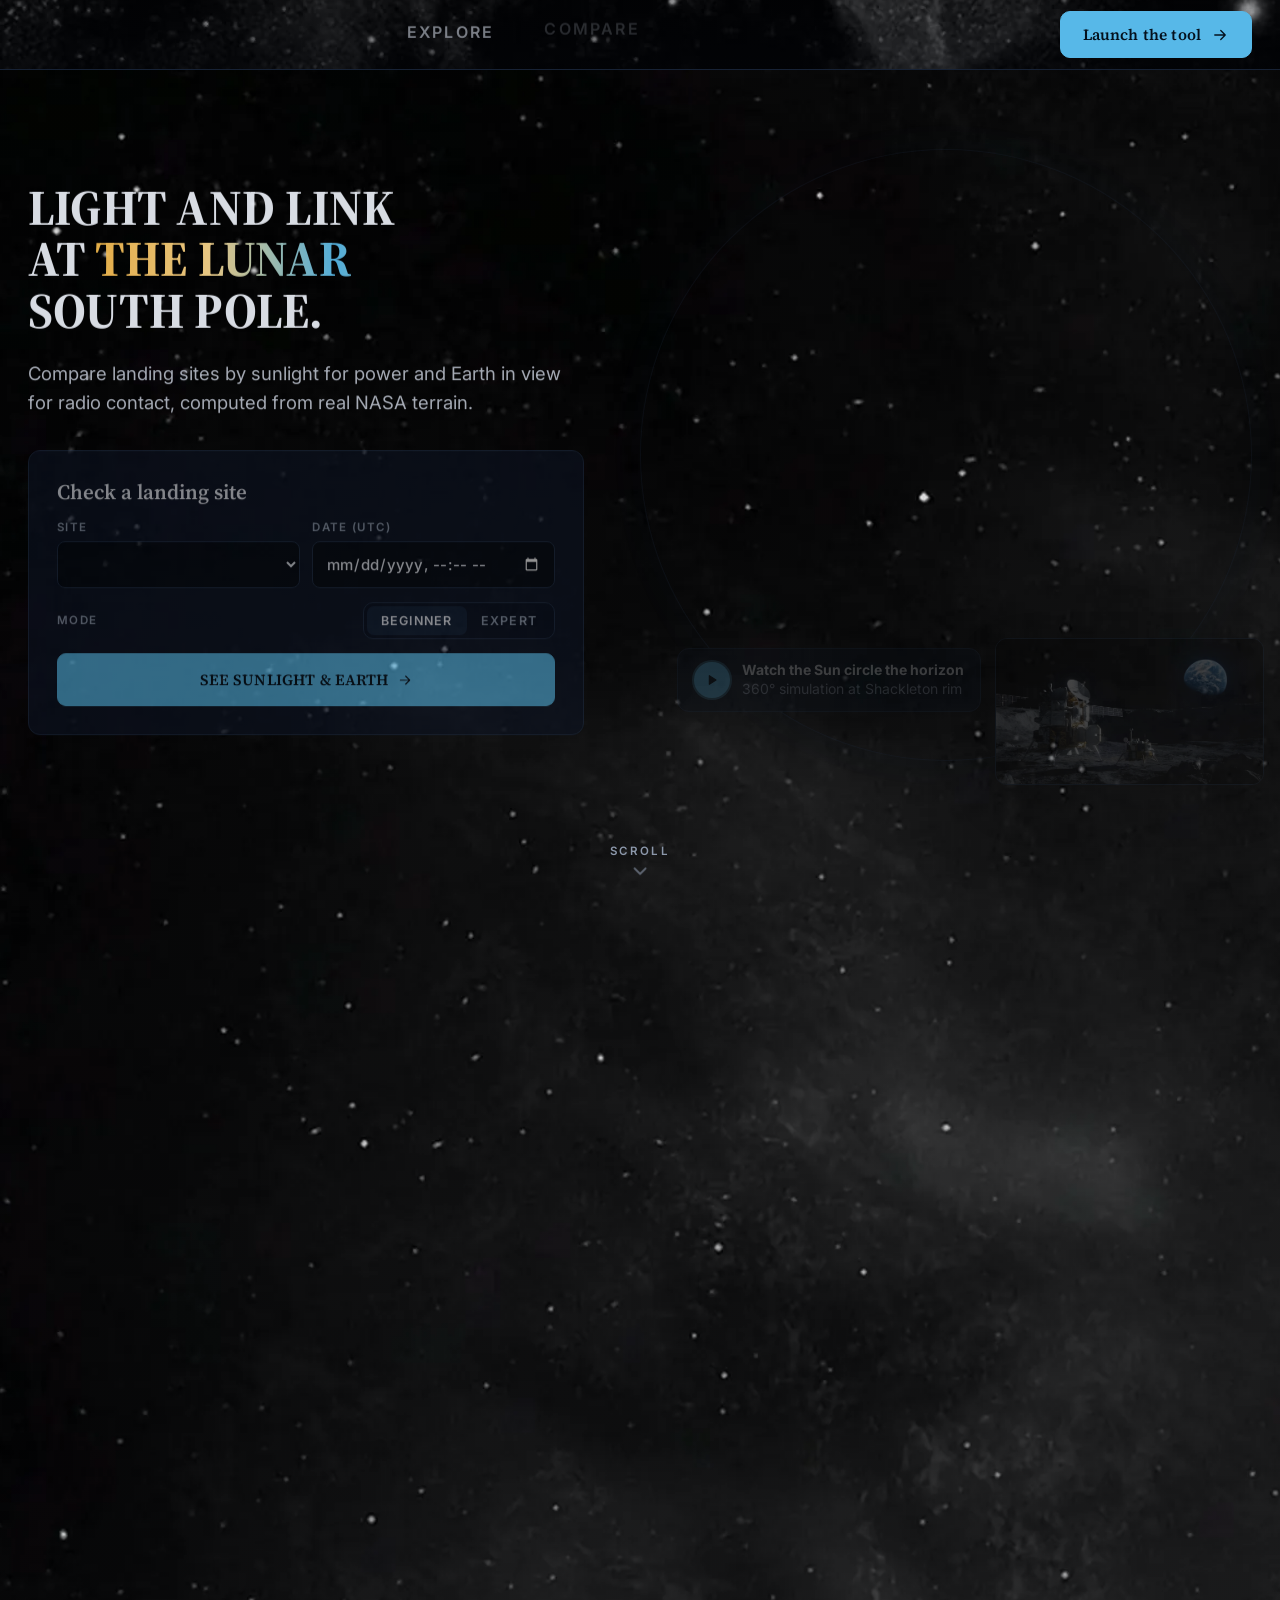
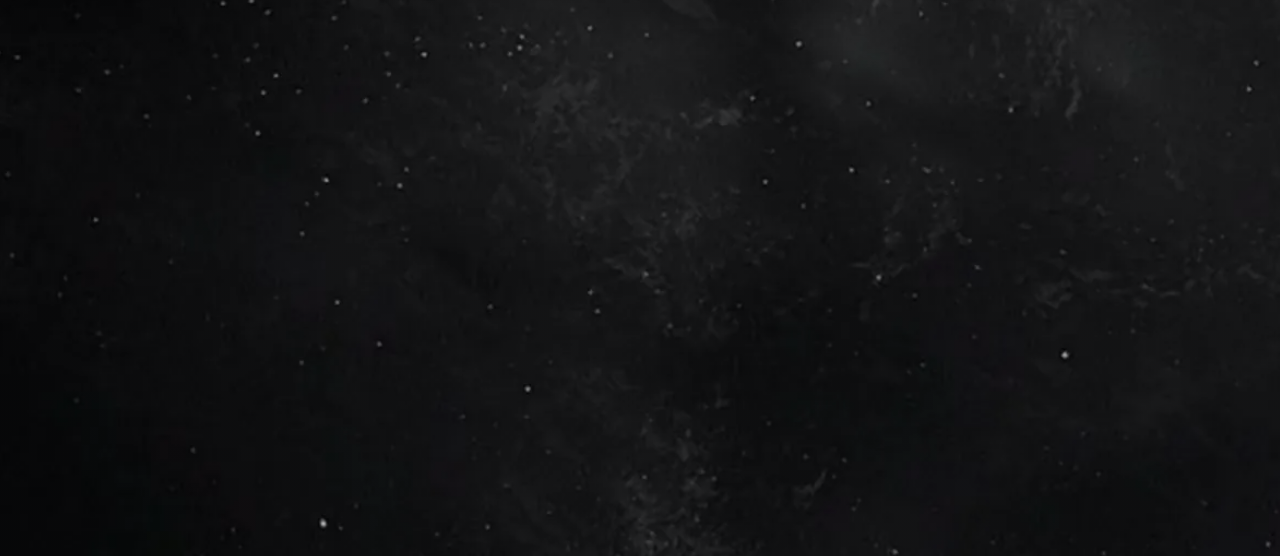
<file: index.html>
<!DOCTYPE html>
<html lang="en"><head><meta charset="utf-8">
<title>LUMINALUNA · ECO-PATH</title>
<meta http-equiv="refresh" content="0; url=app/index.html">
<link rel="icon" href="app/assets/favicon.png">
</head><body style="background:#080F1C;color:#E8EDF4;font-family:system-ui">
<p><a href="app/index.html" style="color:#57B8E8">Open LUMINALUNA · ECO-PATH →</a></p>
</body></html>
</file>
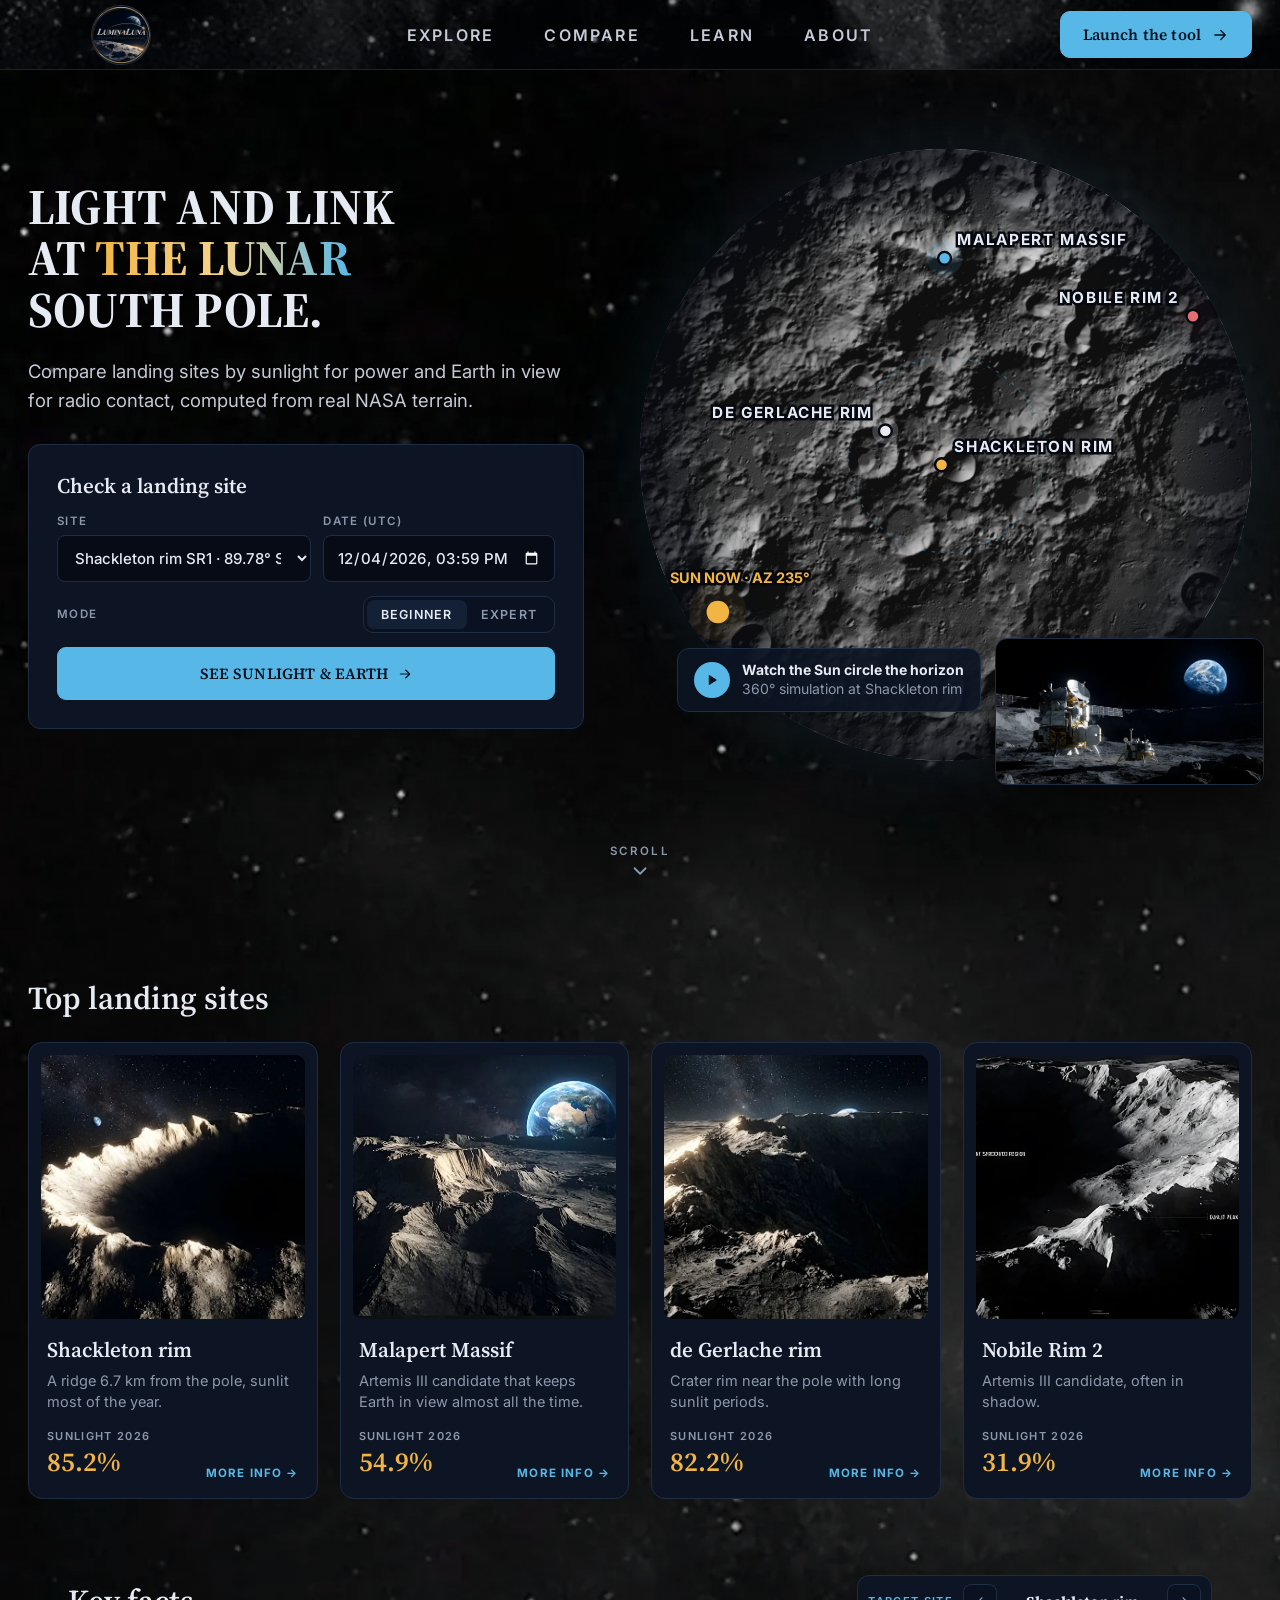
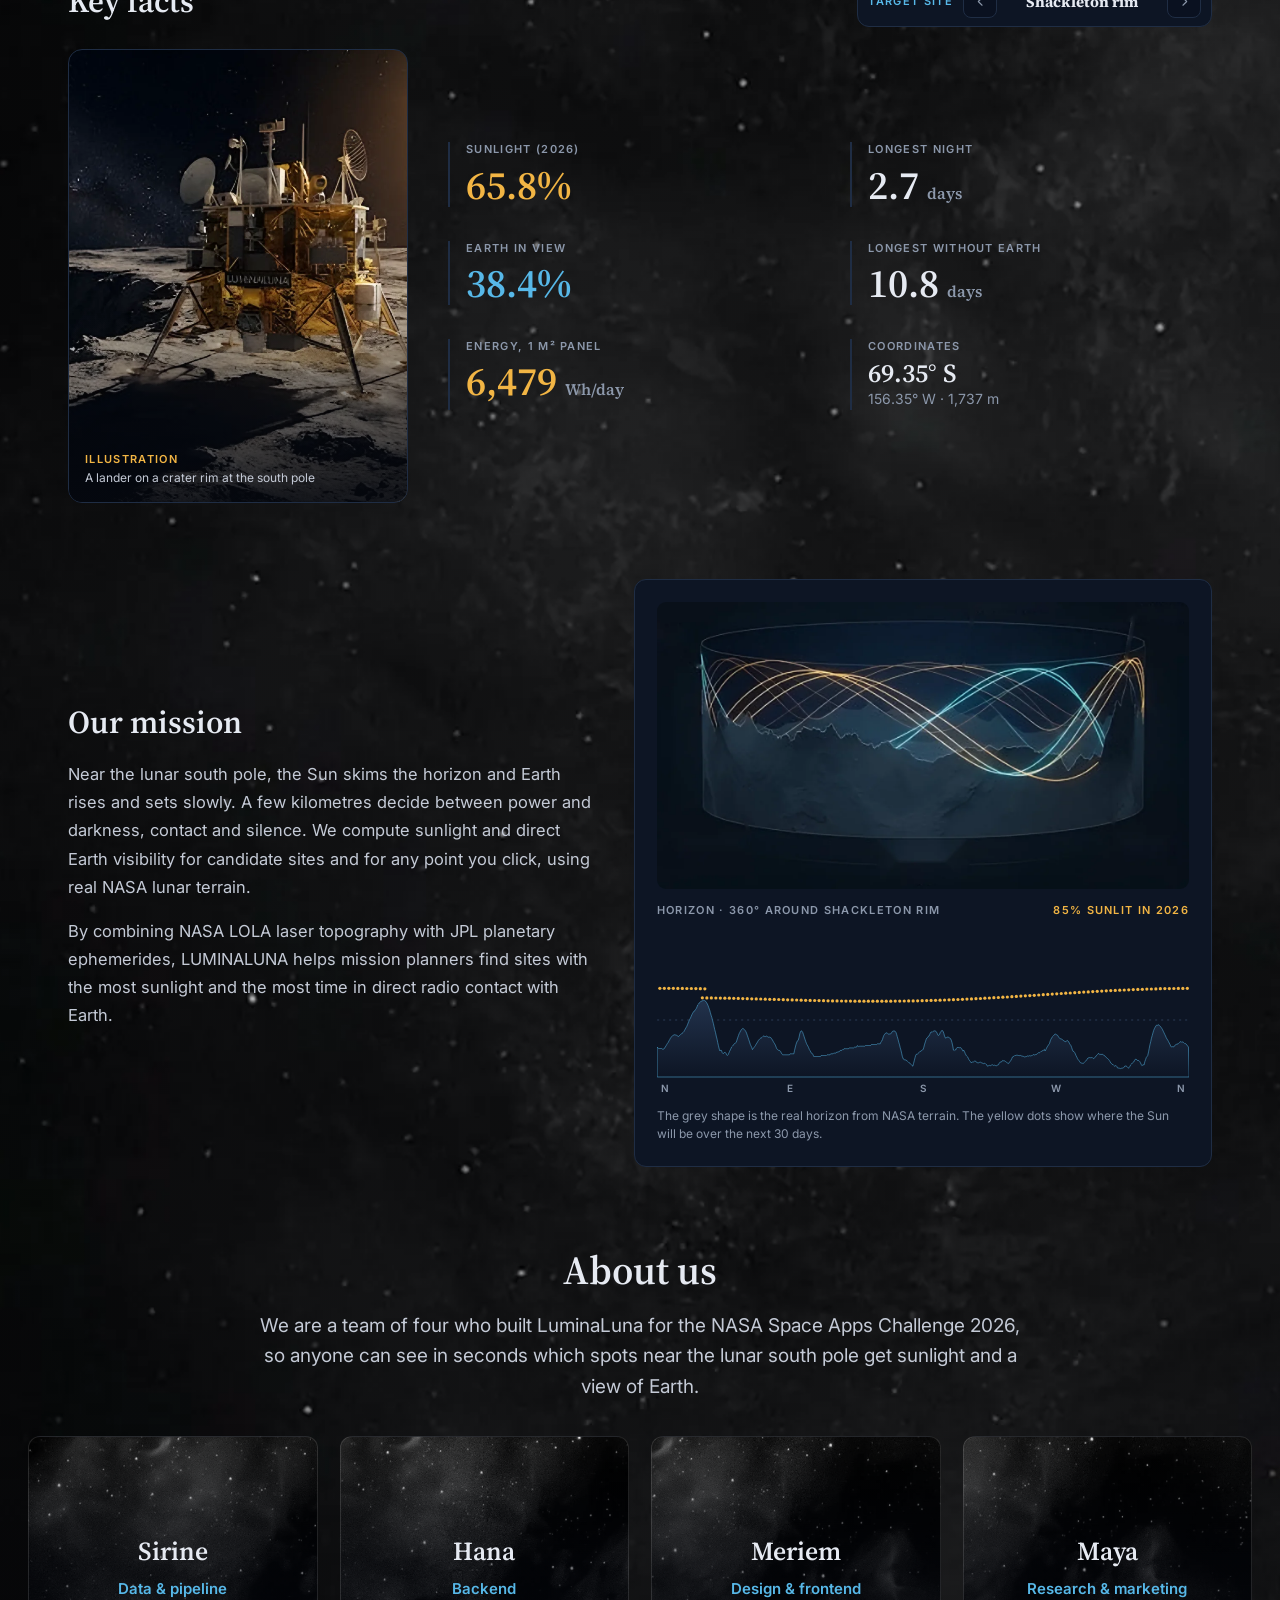
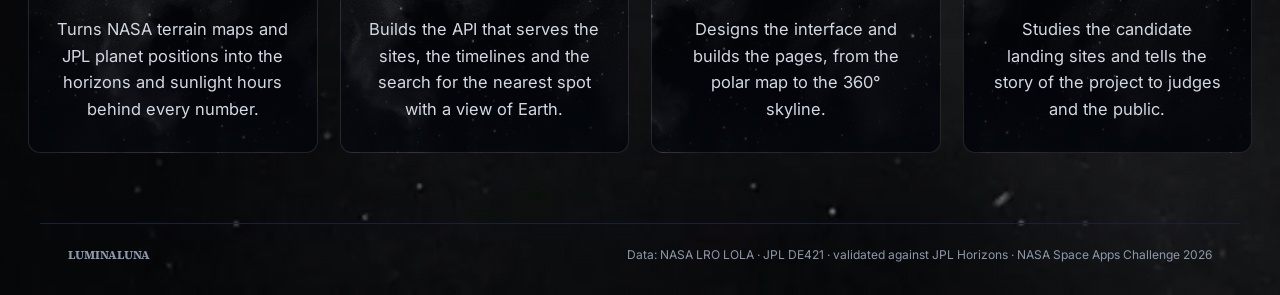
<file: app/index.html>
<!DOCTYPE html>
<html lang="en">
<head>
<meta charset="utf-8">
<meta name="viewport" content="width=device-width, initial-scale=1">
<title>LUMINALUNA · ECO-PATH — Light and link at the lunar south pole</title>
<meta name="description" content="Compare lunar south pole landing sites by sunlight for power and Earth in view for radio contact, computed from real NASA terrain. NASA Space Apps Challenge 2026.">
<link rel="icon" href="assets/favicon.png">
<link rel="preconnect" href="https://fonts.googleapis.com"><link rel="preconnect" href="https://fonts.gstatic.com" crossorigin>
<link href="https://fonts.googleapis.com/css2?family=Source+Serif+4:opsz,wght@8..60,500;8..60,600;8..60,700&family=Inter:wght@400;500;600;700&family=IBM+Plex+Mono:wght@400;500&display=swap" rel="stylesheet">
<link rel="stylesheet" href="css/landing-base.css?v=8">
<link rel="stylesheet" href="css/landing.css?v=8">
</head>
<body class="landing">
<header class="lnav">
  <a class="brand" href="index.html" id="logo"></a>
  <nav id="lmenu"><a href="explore.html">Explore</a><a href="compare.html">Compare</a><a href="learn.html">Learn</a><a href="#about">About</a></nav>
  <a class="btn launch hide-m" href="explore.html">Launch the tool <span class="ms" style="font-size:18px">arrow_forward</span></a>
  <button class="iconbtn burger" id="burger" aria-label="Menu"><span class="ms" style="font-size:18px">menu</span></button>
</header>

<main class="lmain">
  <!-- hero -->
  <section class="hero wrap">
    <div class="hero-text">
      <h1>LIGHT AND LINK<br>AT <span class="grad">THE LUNAR</span><br>SOUTH POLE.</h1>
      <p class="lead">Compare landing sites by sunlight for power and Earth in view for radio contact, computed from real NASA terrain.</p>
      <form class="card checkbox" id="check">
        <div class="card-head" style="margin-bottom:14px"><h3>Check a landing site</h3></div>
        <div class="grid" style="grid-template-columns:1.3fr 1fr;gap:12px">
          <label class="label">Site<select class="field" id="fSite" style="margin-top:6px;text-transform:none;letter-spacing:0;font-weight:500"></select></label>
          <label class="label">Date (UTC)<input class="field" type="datetime-local" id="fDate" step="60" style="margin-top:6px;color-scheme:dark;letter-spacing:0;font-weight:500"></label>
        </div>
        <div style="display:flex;justify-content:space-between;align-items:center;margin:14px 0">
          <span class="label">Mode</span>
          <div class="seg" id="fMode"><button type="button" data-m="b" class="on">Beginner</button><button type="button" data-m="x">Expert</button></div>
        </div>
        <button class="btn wide" type="submit">SEE SUNLIGHT &amp; EARTH <span class="ms" style="font-size:16px">arrow_forward</span></button>
      </form>
    </div>
    <div class="hero-map">
      <div class="disc" id="disc"></div>
      <figure class="hero-photo"><img src="assets/photos/lander-earth.webp" alt="Illustration of a lander and a rover on the lunar surface with Earth in the sky" width="512" height="279"></figure>
      <a class="play" id="playLink" href="site.html?id=shackleton_rim_sr1&play=1">
        <span class="playbtn"><span class="ms" style="font-size:16px">play_arrow</span></span>
        <span><b>Watch the Sun circle the horizon</b><br><span class="muted">360° simulation at Shackleton rim</span></span>
      </a>
    </div>
    <a class="scrollcue" href="#sites" aria-label="Scroll to the top landing sites"><span>Scroll</span><svg width="22" height="22" viewBox="0 0 24 24" fill="none" stroke="currentColor" stroke-width="2" stroke-linecap="round" stroke-linejoin="round"><path d="M6 9l6 6 6-6"/></svg></a>
  </section>

  <!-- top sites -->
  <section class="wrap wide reveal" id="sites">
    <h2 class="sec">Top landing sites</h2>
    <div class="topsites" id="topsites"></div>
  </section>

  <!-- key facts -->
  <section class="wrap reveal">
    <div style="display:flex;justify-content:space-between;align-items:center;gap:12px;flex-wrap:wrap">
      <h2 class="sec" style="margin:0">Key facts</h2>
      <div class="card picker"><span class="label earth">Target site</span>
        <button class="iconbtn" id="kPrev" aria-label="Previous site"><span class="ms" style="font-size:15px">chevron_left</span></button>
        <b id="kName" class="serif"></b>
        <button class="iconbtn" id="kNext" aria-label="Next site"><span class="ms" style="font-size:15px">chevron_right</span></button></div>
    </div>
    <div class="keyfacts">
      <div class="kimg" id="kImg" style="background-image:url(assets/photos/lander-sun.webp);background-position:80% center"><div class="cap"><span class="label sun">Illustration</span><br>A lander on a crater rim at the south pole</div></div>
      <div class="kgrid" id="kGrid"></div>
    </div>
  </section>

  <!-- mission -->
  <section class="wrap mission reveal">
    <div>
      <h2 class="sec">Our mission</h2>
      <p>Near the lunar south pole, the Sun skims the horizon and Earth rises and sets slowly. A few kilometres decide between power and darkness, contact and silence. We compute sunlight and direct Earth visibility for candidate sites and for any point you click, using real NASA lunar terrain.</p>
      <p class="muted">By combining NASA LOLA laser topography with JPL planetary ephemerides, LUMINALUNA helps mission planners find sites with the most sunlight and the most time in direct radio contact with Earth.</p>
    </div>
    <div class="card">
      <img class="mimg" src="assets/photos/mission-diagram.webp?v=9" alt="Illustration of the Sun's path in amber and Earth's path in blue looping around the horizon of a lunar site" width="1260" height="680" loading="lazy">
      <div class="card-head" style="margin-bottom:8px"><span class="label">Horizon · 360° around Shackleton rim</span><span class="label sun" id="mSun"></span></div>
      <div id="mSky"></div>
      <div class="note" style="margin-top:6px">The grey shape is the real horizon from NASA terrain. The yellow dots show where the Sun will be over the next 30 days.</div>
    </div>
  </section>

  <!-- about -->
  <section class="wrap wide" id="about">
    <h2 class="sec" style="text-align:center">About us</h2>
    <p class="about-lead">We are a team of four who built LuminaLuna for the NASA Space Apps Challenge 2026, so anyone can see in seconds which spots near the lunar south pole get sunlight and a view of Earth.</p>
    <div class="team reveal">
      <div class="card member"><b>Sirine</b><span class="earth">Data &amp; pipeline</span><p>Turns NASA terrain maps and JPL planet positions into the horizons and sunlight hours behind every number.</p></div>
      <div class="card member"><b>Hana</b><span class="earth">Backend</span><p>Builds the API that serves the sites, the timelines and the search for the nearest spot with a view of Earth.</p></div>
      <div class="card member"><b>Meriem</b><span class="earth">Design &amp; frontend</span><p>Designs the interface and builds the pages, from the polar map to the 360° skyline.</p></div>
      <div class="card member"><b>Maya</b><span class="earth">Research &amp; marketing</span><p>Studies the candidate landing sites and tells the story of the project to judges and the public.</p></div>
    </div>
    </div>
  </section>
</main>

<footer class="lfoot wrap">
  <b class="serif">LUMINALUNA</b>
  <span>Data: NASA LRO LOLA · JPL DE421 · validated against JPL Horizons · NASA Space Apps Challenge 2026</span>
</footer>
<script type="module" src="js/landing.js?v=8"></script>
</body>
</html>
</file>
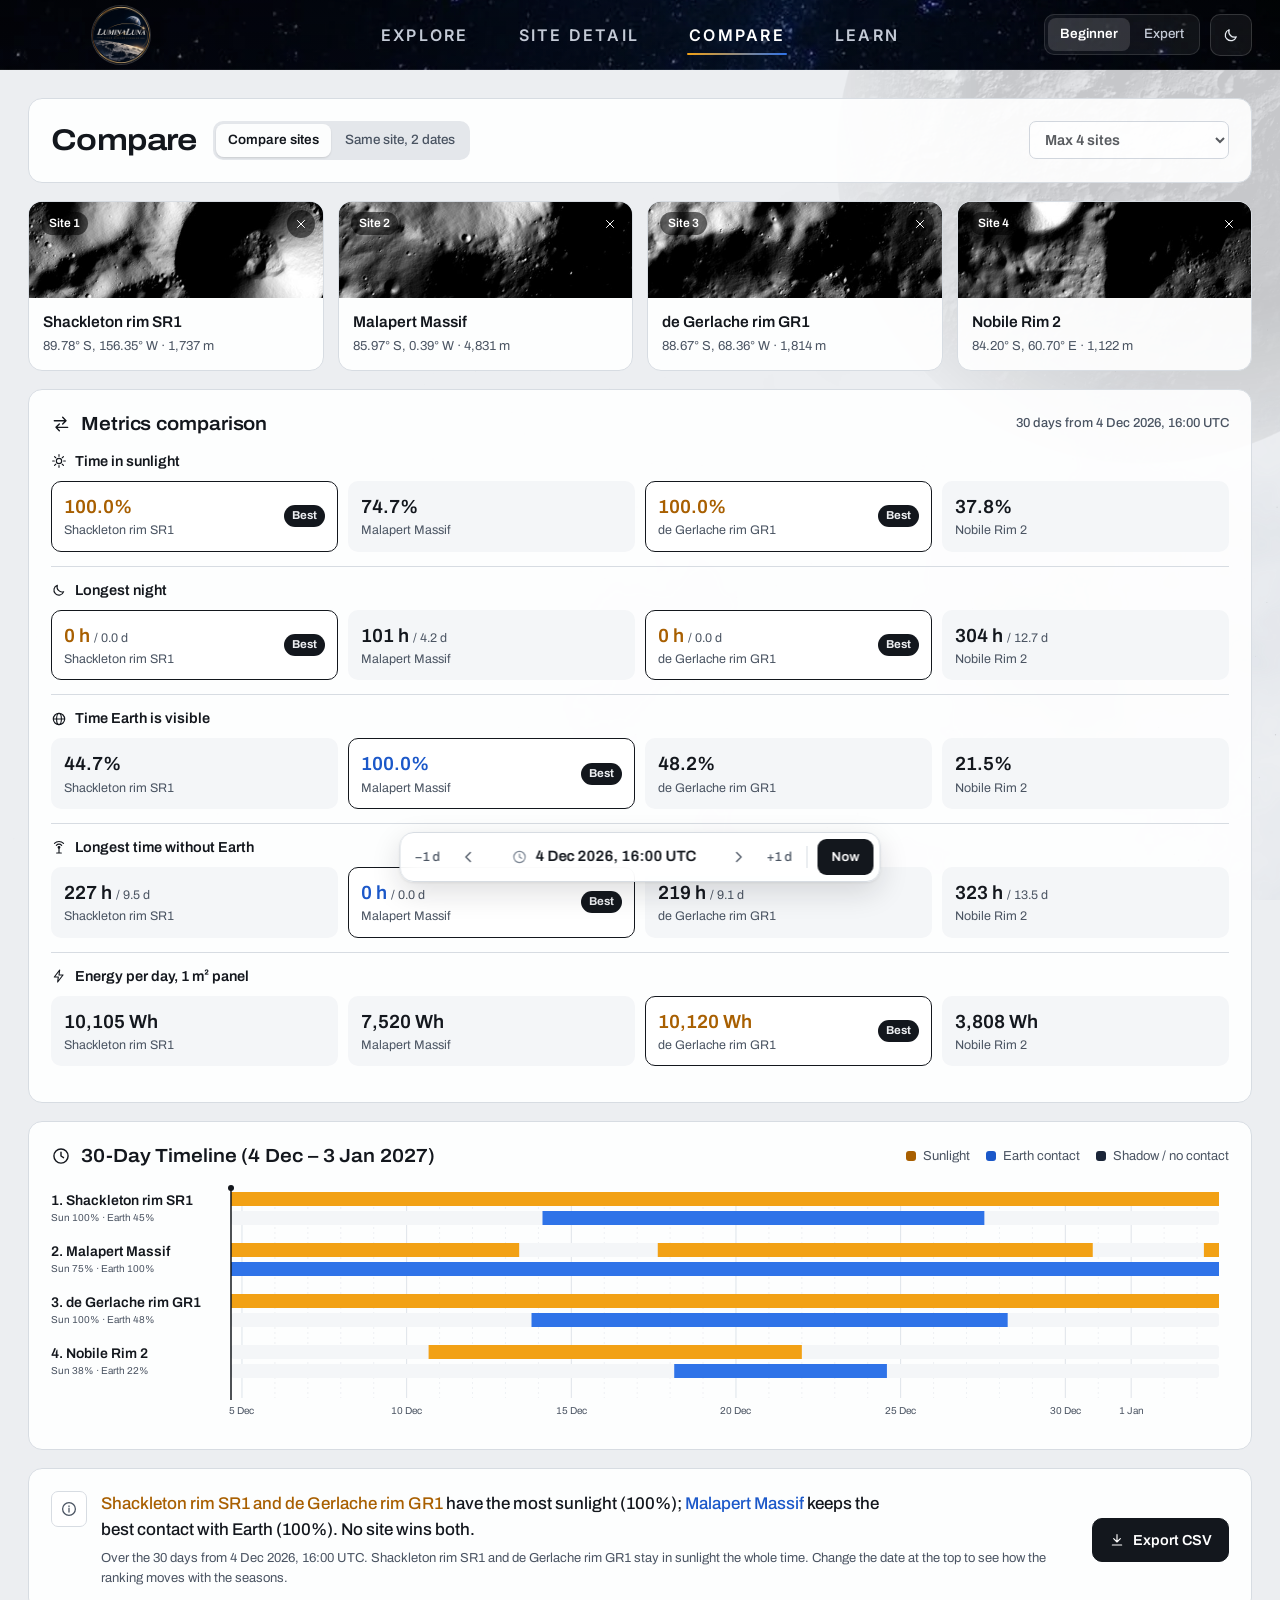
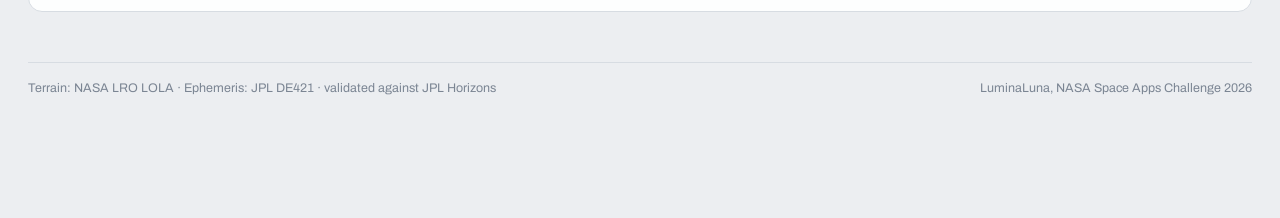
<file: app/compare.html>
<!DOCTYPE html>
<html lang="en">
<head>
<meta charset="utf-8">
<meta name="viewport" content="width=device-width, initial-scale=1">
<script>try{var t=JSON.parse(localStorage.getItem('luminaluna.theme')||'null');document.documentElement.dataset.theme=t||(matchMedia('(prefers-color-scheme: dark)').matches?'dark':'light')}catch(e){document.documentElement.dataset.theme='dark'}</script>
<meta name="color-scheme" content="light dark">
<title>Compare · LUMINALUNA</title>
<link rel="icon" href="assets/favicon.png">
<link rel="preconnect" href="https://fonts.googleapis.com"><link rel="preconnect" href="https://fonts.gstatic.com" crossorigin>
<link href="https://fonts.googleapis.com/css2?family=Archivo:wdth,wght@62..125,400..700&family=Inter:wght@500;600&display=swap" rel="stylesheet">
<link rel="stylesheet" href="css/app.css?v=8">
</head>
<body>
<aside class="sidebar" id="sidebar"></aside>
<main class="main">
  <div class="topbar" id="topbar"></div>
  <div class="page stack">
    <section class="card" style="display:flex;flex-wrap:wrap;gap:14px;align-items:center;justify-content:space-between">
      <div style="display:flex;flex-wrap:wrap;gap:16px;align-items:center">
        <h1 class="page-title">Compare</h1>
        <div class="seg blue" id="tabs"><button data-m="sites" class="on">Compare sites</button><button data-m="dates">Same site, 2 dates</button></div>
      </div>
      <div style="display:flex;flex-wrap:wrap;gap:10px;align-items:center" id="tools"></div>
    </section>

    <div class="cols4" id="cards"><div class="loading">Computing…</div></div>

    <section class="card">
      <div class="card-head"><h2 style="display:flex;gap:10px;align-items:center"><span class="ms earth" style="font-size:20px">compare_arrows</span>Metrics comparison</h2><span class="label" id="windowNote"></span></div>
      <div id="metrics"></div>
    </section>

    <section class="card">
      <div class="card-head"><h2 style="display:flex;gap:10px;align-items:center"><span class="ms earth" style="font-size:20px">schedule</span><span id="tlTitle">30-Day Timeline</span></h2>
        <div class="legend"><span><i style="background:var(--sun)"></i>Sunlight</span><span><i style="background:var(--earth)"></i>Earth contact</span><span><i style="background:#1A2538"></i>Shadow / no contact</span></div></div>
      <div id="tl"></div>
    </section>

    <section class="card" style="display:flex;flex-wrap:wrap;gap:16px;align-items:center;justify-content:space-between">
      <div style="display:flex;gap:14px;align-items:flex-start;flex:1;min-width:260px">
        <span class="iconbtn earth" style="flex:none"><span class="ms" style="font-size:18px">info</span></span>
        <div><div class="summary" id="summary"></div><div class="note" id="summaryNote" style="margin-top:6px"></div></div>
      </div>
      <button class="btn" id="csv"><span class="ms" style="font-size:16px">file_download</span> Export CSV</button>
    </section>
    <footer class="credits" id="credits"></footer>
  </div>
</main>
<script type="module" src="js/compare.js?v=8"></script>
</body>
</html>
</file>
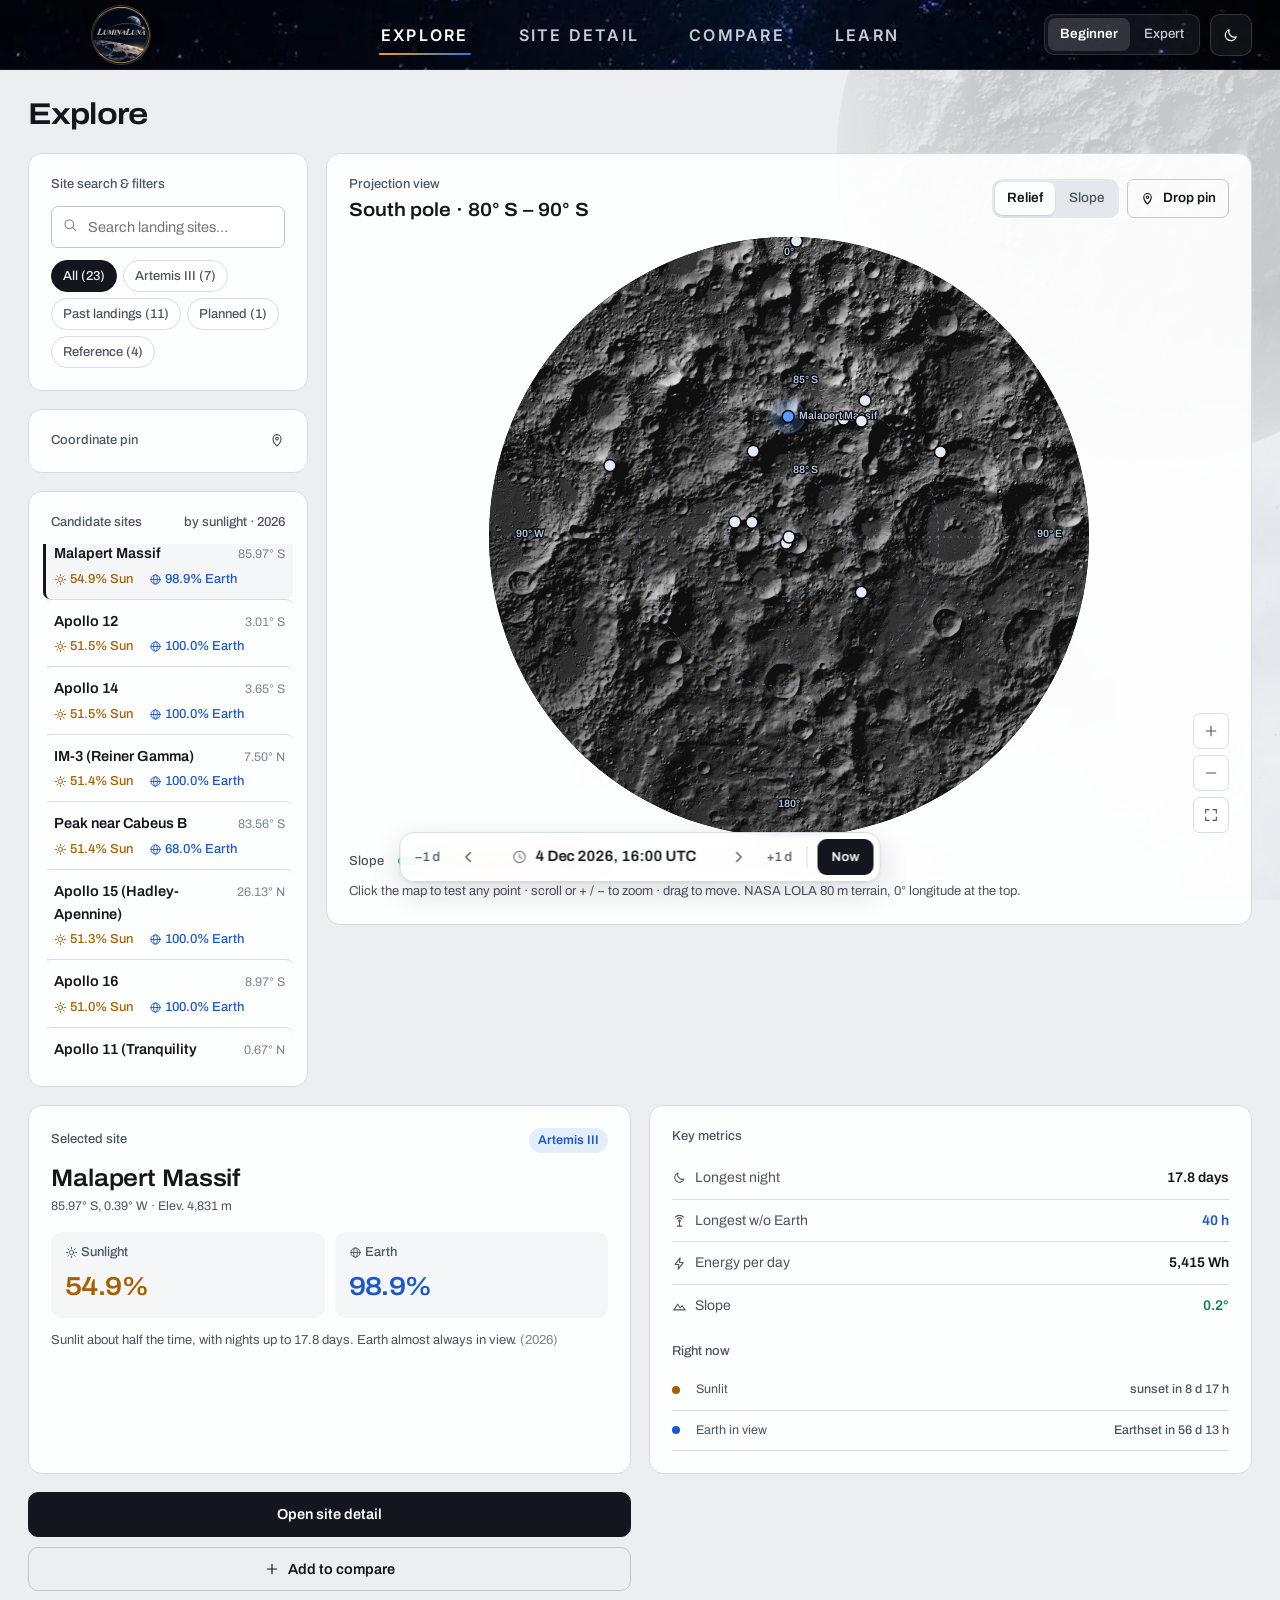
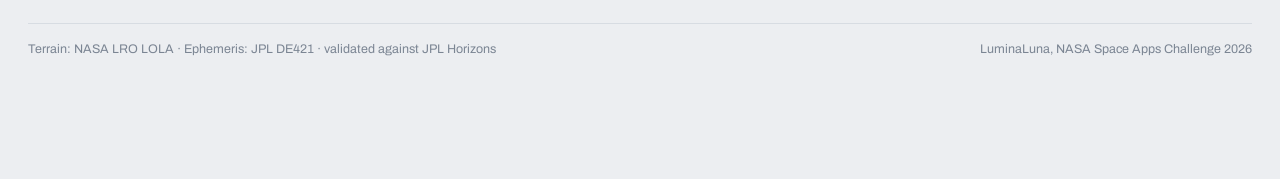
<file: app/explore.html>
<!DOCTYPE html>
<html lang="en">
<head>
<meta charset="utf-8">
<meta name="viewport" content="width=device-width, initial-scale=1">
<script>try{var t=JSON.parse(localStorage.getItem('luminaluna.theme')||'null');document.documentElement.dataset.theme=t||(matchMedia('(prefers-color-scheme: dark)').matches?'dark':'light')}catch(e){document.documentElement.dataset.theme='dark'}</script>
<meta name="color-scheme" content="light dark">
<title>Explore · LUMINALUNA</title>
<meta name="description" content="Compare lunar south pole landing sites by sunlight and Earth visibility, computed from NASA LOLA terrain and JPL ephemerides.">
<link rel="icon" href="assets/favicon.png">
<link rel="preconnect" href="https://fonts.googleapis.com"><link rel="preconnect" href="https://fonts.gstatic.com" crossorigin>
<link href="https://fonts.googleapis.com/css2?family=Archivo:wdth,wght@62..125,400..700&family=Inter:wght@500;600&display=swap" rel="stylesheet">
<link rel="stylesheet" href="css/app.css?v=8">
</head>
<body>
<aside class="sidebar" id="sidebar"></aside>
<main class="main">
  <div class="topbar" id="topbar"></div>
  <div class="page">
    <h1 class="page-title" style="margin-bottom:22px">Explore</h1>

    <div class="grid explore">
      <!-- left -->
      <div class="stack">
        <section class="card">
          <div class="card-head" style="margin-bottom:12px"><span class="label">Site search &amp; filters</span></div>
          <div class="search" style="margin-bottom:12px"><span class="ms" style="font-size:16px">search</span><input class="field" id="q" placeholder="Search landing sites…" autocomplete="off"></div>
          <div class="chips" id="chips"></div>
        </section>
        <details class="card" id="coords">
          <summary class="label" style="cursor:pointer;list-style:none;display:flex;justify-content:space-between">Coordinate pin <span class="ms earth" style="font-size:16px">pin_drop</span></summary>
          <div style="display:grid;grid-template-columns:1fr 1fr auto;gap:8px;margin-top:12px;align-items:end">
            <label class="note">Latitude<input class="field mono" id="clat" placeholder="-89.50" inputmode="decimal"></label>
            <label class="note">Longitude<input class="field mono" id="clon" placeholder="120.00" inputmode="decimal"></label>
            <button class="iconbtn" id="cgo" title="Go"><span class="ms" style="font-size:16px">arrow_forward</span></button>
          </div>
          <div class="note" style="margin-top:8px">South of 60° S. Or click anywhere on the map.</div>
        </details>
        <section class="card">
          <div class="card-head" style="margin-bottom:12px"><span class="label">Candidate sites</span><span class="label" id="yearlab">ranked by sunlight</span></div>
          <div class="list" id="list"><div class="loading">Loading sites…</div></div>
        </section>
      </div>

      <!-- centre -->
      <section class="card mapcard mapcol">
        <div class="card-head">
          <div><div class="label">Projection view</div><h2 style="margin-top:4px">South pole · 80° S – 90° S</h2></div>
          <div style="display:flex;gap:8px">
            <div class="seg" id="layer"><button data-l="relief" class="on">Relief</button><button data-l="slope">Slope</button></div>
            <button class="btn ghost sm" id="droppin" title="Test the point at the centre of the view"><span class="ms" style="font-size:15px">pin_drop</span> Drop pin</button>
          </div>
        </div>
        <div class="mapbox"><div class="mapwrap" id="map"></div><div class="maptip hidden" id="tip"></div>
          <div class="mapbtns">
            <button class="iconbtn" id="zin" title="Zoom in"><span class="ms" style="font-size:16px">add</span></button>
            <button class="iconbtn" id="zout" title="Zoom out"><span class="ms" style="font-size:16px">remove</span></button>
            <button class="iconbtn" id="zreset" title="Show whole map"><span class="ms" style="font-size:16px">fit_screen</span></button>
          </div></div>
        <div class="slopebar"><span class="label">Slope</span><span class="grad"></span>
          <span class="ok">&lt;10° safe</span><span class="sun">10–15° hard</span><span class="bad">&gt;15° steep</span></div>
        <div class="note" style="margin-top:10px">Click the map to test any point · scroll or + / − to zoom · drag to move. NASA LOLA 80 m terrain, 0° longitude at the top.</div>
      </section>

      <!-- right -->
      <div class="stack" id="panel"><section class="card loading">Pick a site</section></div>
    </div>
    <footer class="credits" id="credits"></footer>
  </div>
</main>
<script type="module" src="js/explore.js?v=8"></script>
</body>
</html>
</file>
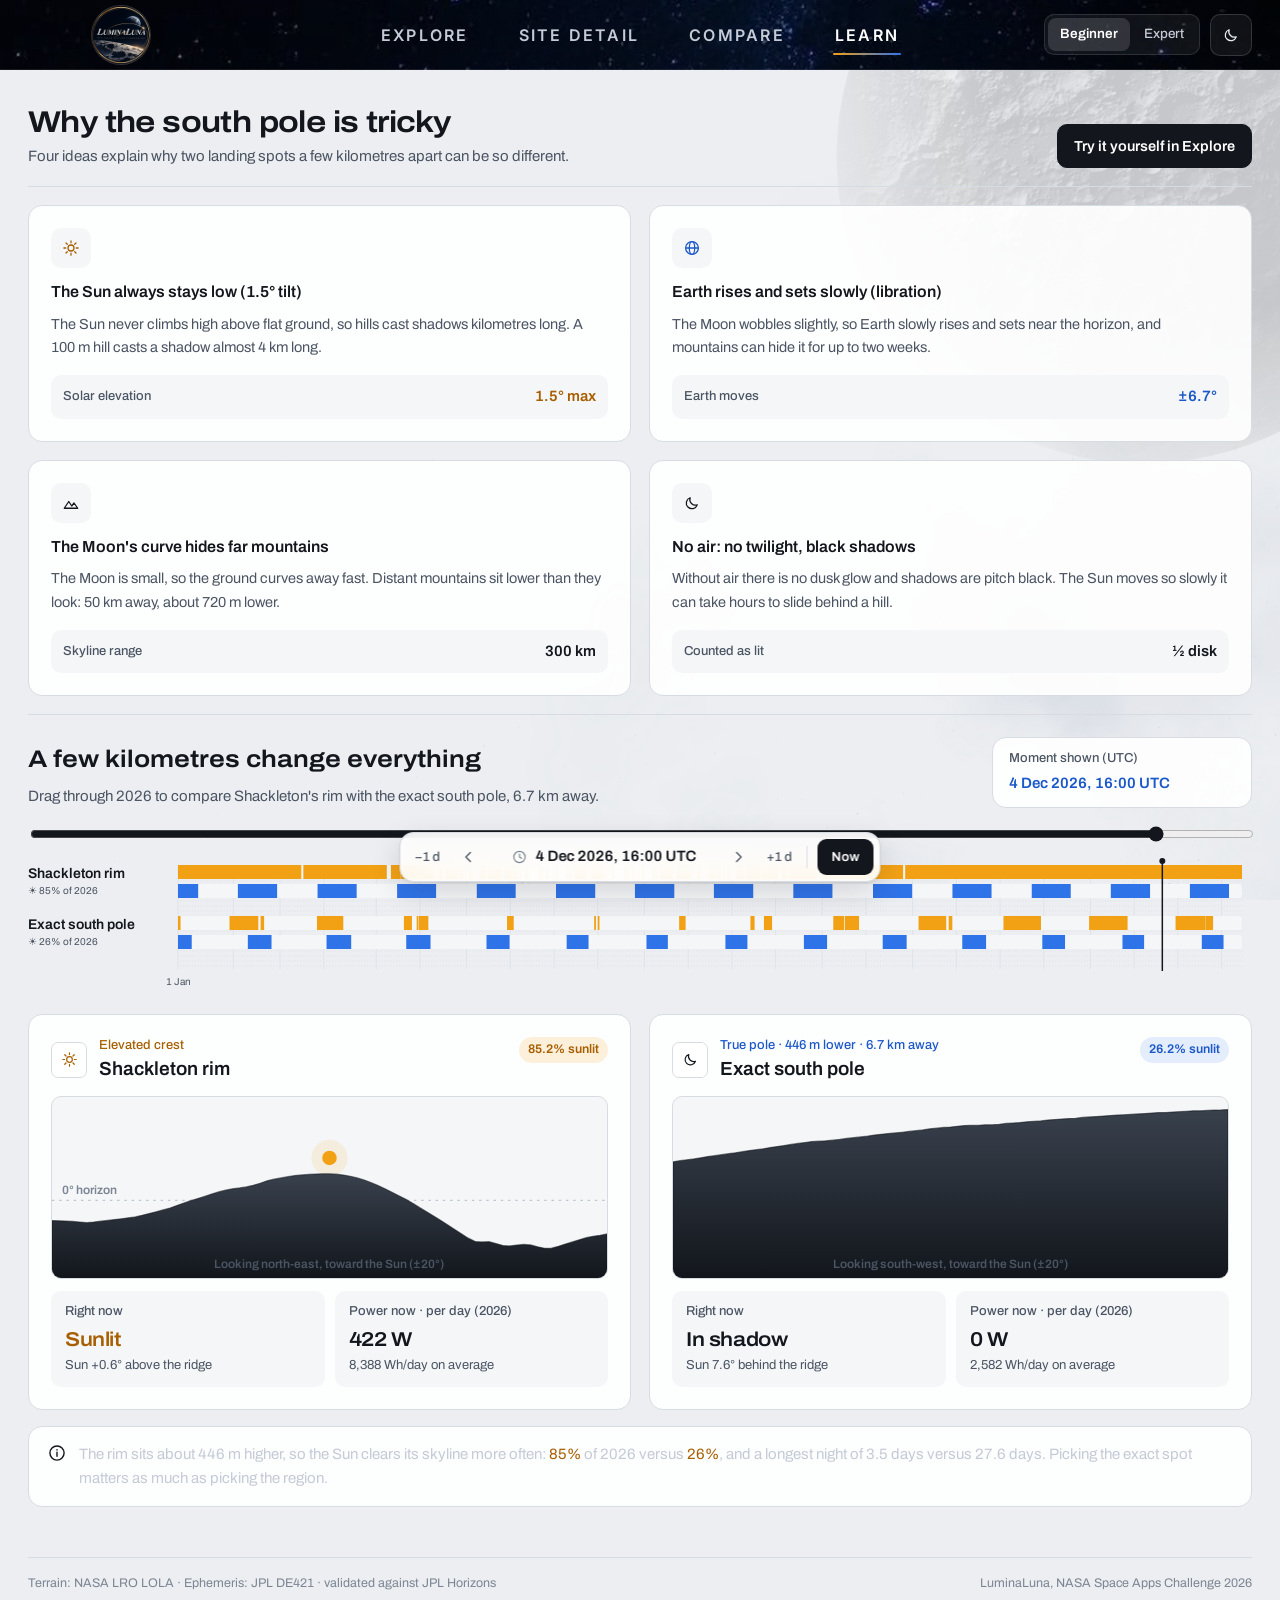
<file: app/learn.html>
<!DOCTYPE html>
<html lang="en">
<head>
<meta charset="utf-8">
<meta name="viewport" content="width=device-width, initial-scale=1">
<script>try{var t=JSON.parse(localStorage.getItem('luminaluna.theme')||'null');document.documentElement.dataset.theme=t||(matchMedia('(prefers-color-scheme: dark)').matches?'dark':'light')}catch(e){document.documentElement.dataset.theme='dark'}</script>
<meta name="color-scheme" content="light dark">
<title>Learn · LUMINALUNA</title>
<link rel="icon" href="assets/favicon.png">
<link rel="preconnect" href="https://fonts.googleapis.com"><link rel="preconnect" href="https://fonts.gstatic.com" crossorigin>
<link href="https://fonts.googleapis.com/css2?family=Archivo:wdth,wght@62..125,400..700&family=Inter:wght@500;600&display=swap" rel="stylesheet">
<link rel="stylesheet" href="css/app.css?v=8">
</head>
<body>
<aside class="sidebar" id="sidebar"></aside>
<main class="main">
  <div class="topbar" id="topbar"></div>
  <div class="page stack">
    <section style="position:relative;display:flex;flex-wrap:wrap;gap:16px;align-items:flex-end;justify-content:space-between;padding:8px 0 18px;border-bottom:1px solid var(--line)">
      <div class="header-moon"></div>
      <div style="position:relative"><h1 class="page-title">Why the south pole is tricky</h1>
        <div class="subtitle">Four ideas explain why two landing spots a few kilometres apart can be so different.</div></div>
      <a class="btn" id="tryit" href="explore.html" style="position:relative">Try it yourself in Explore</a>
    </section>

    <div class="grid concepts">
      <section class="card concept">
        <div class="sq sun"><span class="ms" style="font-size:18px">wb_sunny</span></div>
        <h3 style="margin-top:14px">The Sun always stays low (1.5° tilt)</h3>
        <p>The Sun never climbs high above flat ground, so hills cast shadows kilometres long. A 100 m hill casts a shadow almost 4 km long.</p>
        <p class="x-only mono" style="font-size:11.5px">L = h / tan(e) ≈ 38·h at e = 1.5°</p>
        <div class="fact"><div><span class="label">Solar elevation</span><span class="sun" style="font-weight:600">1.5° max</span></div></div>
      </section>
      <section class="card concept">
        <div class="sq earth"><span class="ms" style="font-size:18px">public</span></div>
        <h3 style="margin-top:14px">Earth rises and sets slowly (libration)</h3>
        <p>The Moon wobbles slightly, so Earth slowly rises and sets near the horizon, and mountains can hide it for up to two weeks.</p>
        <p class="x-only mono" style="font-size:11.5px">Libration in latitude ±6.7° over 27.2 days</p>
        <div class="fact"><div><span class="label">Earth moves</span><span class="earth" style="font-weight:600">±6.7°</span></div></div>
      </section>
      <section class="card concept">
        <div class="sq"><span class="ms" style="font-size:18px">landscape</span></div>
        <h3 style="margin-top:14px">The Moon's curve hides far mountains</h3>
        <p>The Moon is small, so the ground curves away fast. Distant mountains sit lower than they look: 50 km away, about 720 m lower.</p>
        <p class="x-only mono" style="font-size:11.5px">drop ≈ d² / 2R, R = 1,737 km</p>
        <div class="fact"><div><span class="label">Skyline range</span><span style="font-weight:600">300 km</span></div></div>
      </section>
      <section class="card concept">
        <div class="sq"><span class="ms" style="font-size:18px">dark_mode</span></div>
        <h3 style="margin-top:14px">No air: no twilight, black shadows</h3>
        <p>Without air there is no dusk glow and shadows are pitch black. The Sun moves so slowly it can take hours to slide behind a hill.</p>
        <p class="x-only mono" style="font-size:11.5px">Lit when ≥ 50 % of the disk clears the ridge</p>
        <div class="fact"><div><span class="label">Counted as lit</span><span style="font-weight:600">½ disk</span></div></div>
      </section>
    </div>

    <section style="border-top:1px solid var(--line);padding-top:22px">
      <div style="display:flex;flex-wrap:wrap;gap:16px;justify-content:space-between;align-items:flex-end;margin-bottom:16px">
        <div><h2 style="font-size:24px;font-weight:650;font-stretch:112%;margin:0 0 4px">A few kilometres change everything</h2>
          <div class="subtitle" id="exIntro">Drag through 2026 to compare Shackleton's rim with the exact south pole, 6.7 km away.</div></div>
        <div class="card" style="padding:12px 16px;min-width:260px"><div class="label">Moment shown (UTC)</div><div class="earth" id="exDate" style="font-weight:600;margin-top:4px"></div></div>
      </div>
      <input type="range" id="exSlider" min="0" max="8759" step="1" aria-label="Moment in 2026">
      <div id="exStrip" style="margin-top:8px"></div>
      <div class="grid site-grid" style="margin-top:16px" id="exCards"></div>
      <div class="card" style="margin-top:16px;display:flex;gap:12px;align-items:flex-start;padding:16px 18px">
        <span class="ms earth" style="font-size:20px">info</span><p style="margin:0;color:#C4CAD6" id="exTake"></p>
      </div>
    </section>
    <footer class="credits" id="credits"></footer>
  </div>
</main>
<script type="module" src="js/learn.js?v=8"></script>
</body>
</html>
</file>
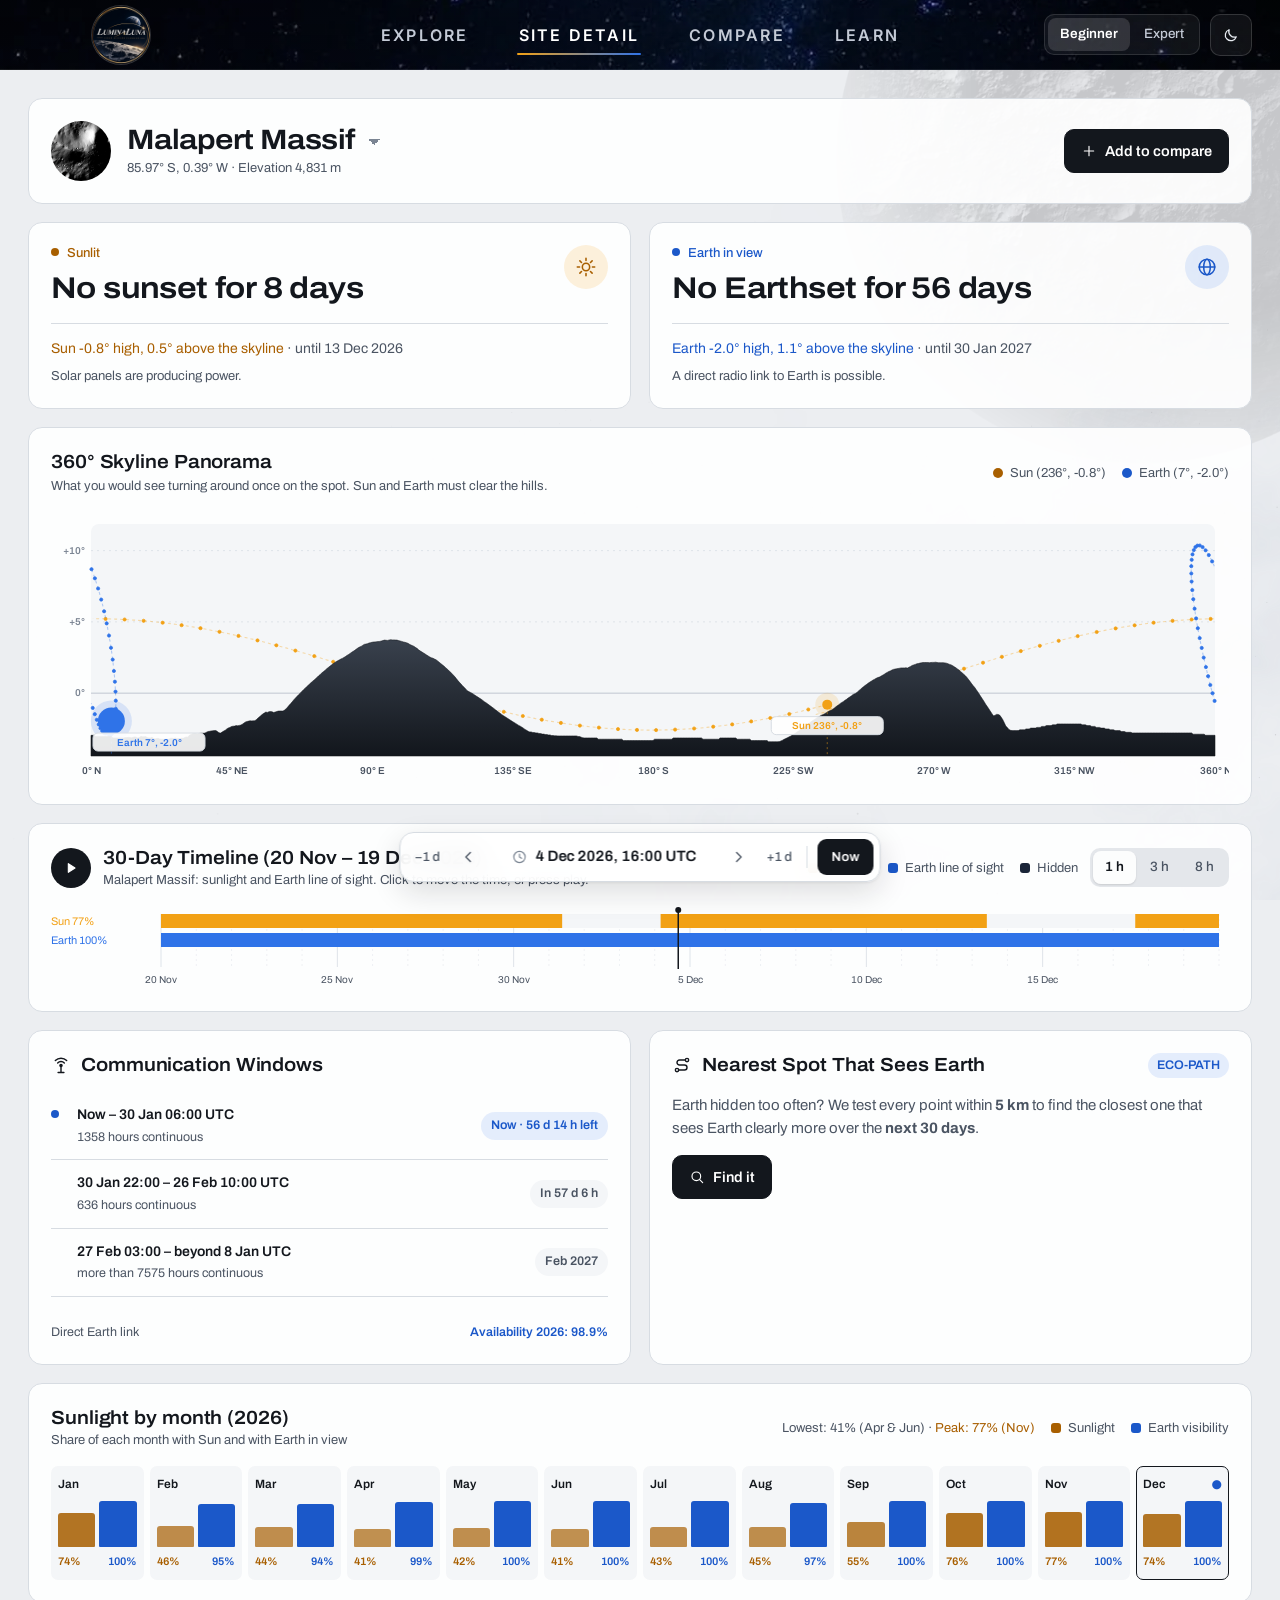
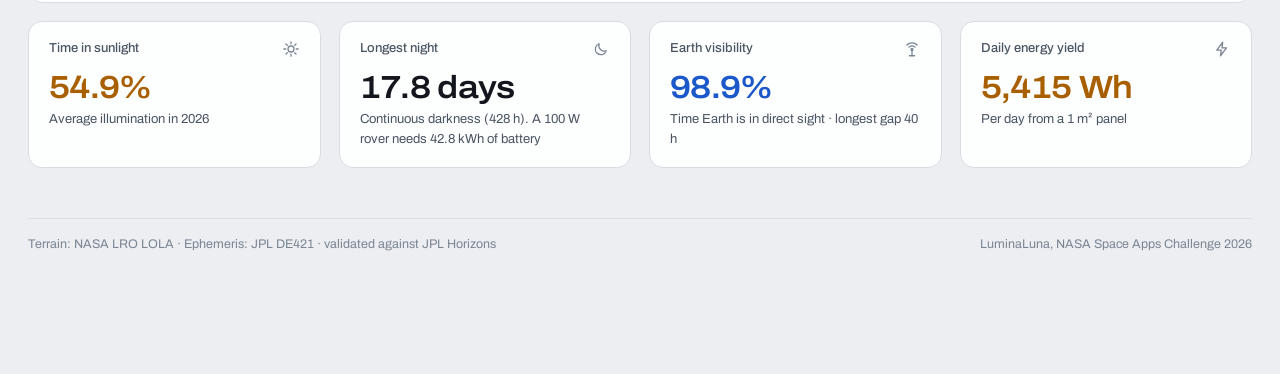
<file: app/site.html>
<!DOCTYPE html>
<html lang="en">
<head>
<meta charset="utf-8">
<meta name="viewport" content="width=device-width, initial-scale=1">
<script>try{var t=JSON.parse(localStorage.getItem('luminaluna.theme')||'null');document.documentElement.dataset.theme=t||(matchMedia('(prefers-color-scheme: dark)').matches?'dark':'light')}catch(e){document.documentElement.dataset.theme='dark'}</script>
<meta name="color-scheme" content="light dark">
<title>Site detail · LUMINALUNA</title>
<link rel="icon" href="assets/favicon.png">
<link rel="preconnect" href="https://fonts.googleapis.com"><link rel="preconnect" href="https://fonts.gstatic.com" crossorigin>
<link href="https://fonts.googleapis.com/css2?family=Archivo:wdth,wght@62..125,400..700&family=Inter:wght@500;600&display=swap" rel="stylesheet">
<link rel="stylesheet" href="css/app.css?v=8">
</head>
<body>
<aside class="sidebar" id="sidebar"></aside>
<main class="main">
  <div class="topbar" id="topbar"></div>
  <div class="page stack">
    <section class="card" style="display:flex;flex-wrap:wrap;gap:16px;align-items:center;justify-content:space-between">
      <div style="display:flex;gap:16px;align-items:center;min-width:0">
        <div class="moonthumb" id="thumb"></div>
        <div style="min-width:0">
          <select class="sitepick" id="pick" aria-label="Choose a site"></select>
          <div class="muted" id="subtitle" style="font-size:13px;margin-top:2px"></div>
        </div>
      </div>
      <button class="btn" id="addcmp"><span class="ms" style="font-size:16px">add</span> Add to compare</button>
    </section>

    <div class="grid site-grid">
      <section class="card statusc" id="sunCard"><div class="loading">Computing…</div></section>
      <section class="card statusc" id="earthCard"><div class="loading">Computing…</div></section>
    </div>

    <section class="card panorama">
      <div class="card-head">
        <div><h2>360° Skyline Panorama</h2><div class="note b-only" style="margin-top:2px">What you would see turning around once on the spot. Sun and Earth must clear the hills.</div></div>
        <div class="legend" id="panoLegend"></div>
      </div>
      <div id="pano"></div>
      <div class="note hide-d" style="margin-top:6px;text-align:center">← Swipe to look around the full 360° horizon →</div>
      <div class="note x-only" id="panoNote" style="margin-top:8px"></div>
    </section>

    <section class="card timeline">
      <div class="card-head">
        <div style="display:flex;gap:12px;align-items:center">
          <button class="playbtn" id="play" title="Play"><span class="ms" style="font-size:16px">play_arrow</span></button>
          <div><h2 id="tlTitle">30-Day Timeline</h2><div class="note" id="tlSub"></div></div>
        </div>
        <div style="display:flex;gap:12px;align-items:center;flex-wrap:wrap">
          <div class="legend"><span><i style="background:var(--sun)"></i>Sunlight</span><span><i style="background:var(--earth)"></i>Earth line of sight</span><span><i style="background:#1A2538"></i>Hidden</span></div>
          <div class="seg" id="speed" title="Speed"><button data-s="1" class="on">1 h</button><button data-s="3">3 h</button><button data-s="8">8 h</button></div>
        </div>
      </div>
      <div id="tl"></div>
    </section>

    <div class="grid site-grid">
      <section class="card">
        <div class="card-head"><h2 style="display:flex;gap:10px;align-items:center"><span class="ms earth" style="font-size:20px">settings_input_antenna</span>Communication Windows</h2></div>
        <div id="windows"><div class="loading">…</div></div>
      </section>
      <section class="card" id="eco">
        <div class="card-head"><h2 style="display:flex;gap:10px;align-items:center"><span class="ms earth" style="font-size:20px">route</span>Nearest Spot That Sees Earth</h2><span class="tag earth">ECO-PATH</span></div>
        <div id="ecoBody"></div>
      </section>
    </div>

    <section class="card">
      <div class="card-head">
        <div><h2 id="mTitle">Sunlight by month</h2><div class="note">Share of each month with Sun and with Earth in view</div></div>
        <div class="legend"><span id="mLowPeak"></span><span><i style="background:var(--sun)"></i>Sunlight</span><span><i style="background:var(--earth)"></i>Earth visibility</span></div>
      </div>
      <div class="months" id="months"></div>
    </section>

    <div class="grid stats4" style="grid-template-columns:repeat(4,minmax(0,1fr))" id="stats"></div>
    <footer class="credits" id="credits"></footer>
  </div>
</main>
<script type="module" src="js/site.js?v=8"></script>
</body>
</html>
</file>
<file: app/css/landing-base.css>
/* LUMINALUNA · ECO-PATH — styles (final Stitch "celestial" design) */
:root {
  --bg: #05080F; --side: #05080F; --card: #0D1524; --card2: #0A1120; --inner: #0A1120; --deep: #060B15; --hover: #132036;
  --line: #172235; --line2: #1F2D44;
  --text: #E6EAF2; --muted: #8C98AB; --faint: #56637A;
  --sun: #F2B544; --earth: #57B8E8; --earth-d: #3C9FD3; --ok: #55C995; --bad: #E66D72;
  --serif: "Source Serif 4", "Source Serif Pro", Georgia, serif;
  --sans: Inter, system-ui, sans-serif;
  --mono: "IBM Plex Mono", ui-monospace, monospace;
  --r: 12px;
}
* { box-sizing: border-box; }
html, body { margin: 0; background: var(--bg); color: var(--text); font: 14px/1.55 var(--sans); -webkit-font-smoothing: antialiased; }
body {
  background:
    radial-gradient(900px 500px at 85% -10%, rgba(87,184,232,.07), transparent 60%),
    radial-gradient(700px 500px at 10% 110%, rgba(87,184,232,.05), transparent 60%),
    var(--bg);
  background-attachment: fixed;
}
body::before { /* faint star field */
  content: ""; position: fixed; inset: 0; pointer-events: none; z-index: 0; opacity: .5;
  background-image:
    radial-gradient(1px 1px at 12% 18%, #fff8, transparent 60%), radial-gradient(1px 1px at 68% 9%, #fff6, transparent 60%),
    radial-gradient(1px 1px at 83% 42%, #fff5, transparent 60%), radial-gradient(1.4px 1.4px at 31% 77%, #fff7, transparent 60%),
    radial-gradient(1px 1px at 52% 58%, #fff4, transparent 60%), radial-gradient(1px 1px at 92% 85%, #fff6, transparent 60%),
    radial-gradient(1.2px 1.2px at 6% 63%, #fff5, transparent 60%), radial-gradient(1px 1px at 44% 31%, #fff3, transparent 60%);
  background-size: 620px 620px;
}
a { color: inherit; text-decoration: none; }
button, input, select { font: inherit; color: inherit; }
::selection { background: rgba(87,184,232,.25); }
.mono { font-family: var(--mono); font-variant-numeric: tabular-nums; }
.serif { font-family: var(--serif); }
.num { font-family: var(--serif); font-weight: 600; font-variant-numeric: tabular-nums; letter-spacing: -.01em; }
.muted { color: var(--muted); } .faint { color: var(--faint); }
.sun { color: var(--sun); } .earth { color: var(--earth); } .ok { color: var(--ok); } .bad { color: var(--bad); }
.ic { display: inline-block; vertical-align: middle; flex: none; }
.hidden { display: none !important; }
.label { font: 600 11px/1.3 var(--sans); letter-spacing: .12em; text-transform: uppercase; color: var(--muted); }
.label.sun { color: var(--sun); } .label.earth { color: var(--earth); }
.dot { display: inline-block; width: 8px; height: 8px; border-radius: 50%; margin-right: 7px; vertical-align: 1px; }

/* ================================================================ shell */
.sidebar { position: fixed; inset: 0 auto 0 0; width: 228px; background: var(--side); border-right: 1px solid var(--line);
  display: flex; flex-direction: column; z-index: 40; }
.brand { height: 104px; padding: 0; display: flex; align-items: center; justify-content: center; }
.sidebar .brand .emblem { width: 76px; height: 76px; }
.emblem { width: 46px; height: 46px; border-radius: 50%; flex: none; display: block; box-shadow: 0 0 18px rgba(242,181,68,.12); }
.brand b { display: block; font: 700 15px var(--serif); letter-spacing: .06em; }
.brand small { display: block; font: 600 10px var(--sans); color: var(--earth); letter-spacing: .14em; text-transform: uppercase; }
.nav { padding: 14px 10px; display: flex; flex-direction: column; gap: 4px; }
.nav a { display: flex; align-items: center; gap: 12px; padding: 10px 12px; border-radius: 8px; color: #C4CAD6;
  font: 500 14px var(--serif); letter-spacing: .08em; text-transform: uppercase; }
.nav a:hover { background: var(--hover); color: var(--text); }
.nav a.on { background: var(--earth); color: #04101C; font-weight: 600; }
.side-foot { margin-top: auto; padding: 16px 18px; font: 10.5px/1.6 var(--mono); color: var(--faint); }
.side-foot a { color: var(--muted); text-decoration: underline dotted; }
.main { margin-left: 228px; min-height: 100vh; position: relative; z-index: 1; }
.topbar { position: sticky; top: 0; z-index: 30; height: 64px; display: flex; align-items: center; gap: 12px; padding: 0 28px;
  background: rgba(5,8,15,.86); backdrop-filter: blur(10px); border-bottom: 1px solid var(--line); }
.page { padding: 26px 28px 40px; max-width: 1480px; }

.when { display: inline-flex; align-items: center; gap: 2px; background: var(--card2); border: 1px solid var(--line2); border-radius: 10px; padding: 3px 4px; }
.when button { background: none; border: 0; color: var(--muted); padding: 5px 6px; border-radius: 6px; cursor: pointer; font: 12px var(--mono); }
.when button:hover { background: var(--hover); color: var(--text); }
.when .date { display: inline-flex; align-items: center; gap: 7px; color: var(--earth); font: 600 13px var(--sans); padding: 5px 8px; }
.when .now { color: var(--earth); border: 1px solid var(--line2); background: var(--hover); font: 600 12px var(--sans); padding: 4px 10px; }
.when input { position: absolute; opacity: 0; pointer-events: none; width: 1px; height: 1px; }

.seg { display: inline-flex; background: var(--card2); border: 1px solid var(--line2); border-radius: 10px; padding: 3px; }
.seg button { border: 0; background: none; color: var(--muted); padding: 5px 11px; border-radius: 7px; cursor: pointer; font: 600 11px var(--sans); letter-spacing: .1em; text-transform: uppercase; }
.seg button:hover { color: var(--text); }
.seg button.on { background: var(--hover); color: var(--text); }
.seg.blue button.on { background: var(--earth); color: #04101C; }

.btn { white-space: nowrap; flex: none; display: inline-flex; align-items: center; justify-content: center; gap: 8px; padding: 10px 16px;
  border-radius: 9px; cursor: pointer; background: var(--earth); border: 1px solid var(--earth); color: #04101C; font: 600 14px var(--serif); letter-spacing: .01em; }
.btn:hover { background: #73C6EE; }
.btn.ghost { background: transparent; color: var(--text); border-color: var(--line2); }
.btn.ghost:hover { background: var(--hover); }
.btn.sm { padding: 6px 11px; font-size: 13px; border-radius: 8px; }
.btn.wide { width: 100%; }
.btn[disabled] { opacity: .45; cursor: default; }
.iconbtn { width: 34px; height: 34px; border-radius: 8px; border: 1px solid var(--line2); background: var(--card2); color: var(--muted); display: inline-grid; place-items: center; cursor: pointer; }
.iconbtn:hover { color: var(--text); background: var(--hover); }

/* ================================================================ cards */
.card { background: var(--card); border: 1px solid var(--line2); border-radius: var(--r); padding: 22px; }
.card h2 { font: 600 20px/1.2 var(--serif); margin: 0; }
.card h3 { font: 600 17px/1.25 var(--serif); margin: 0; }
.card-head { display: flex; flex-wrap: wrap; align-items: center; justify-content: space-between; gap: 10px; margin-bottom: 16px; }
.inner { background: var(--inner); border: 1px solid var(--line); border-radius: 10px; padding: 14px; }
.grid { display: grid; gap: 18px; }
.stack { display: flex; flex-direction: column; gap: 18px; }
.kv { display: flex; justify-content: space-between; align-items: center; gap: 12px; padding: 9px 12px; background: var(--inner);
  border: 1px solid var(--line); border-radius: 9px; font-size: 13px; }
.kv + .kv { margin-top: 8px; }
.kv > span:first-child { color: #C4CAD6; display: flex; align-items: center; gap: 8px; }
.kv > span:last-child { font-weight: 600; font-variant-numeric: tabular-nums; }
.bar { height: 5px; background: var(--deep); border-radius: 99px; overflow: hidden; }
.bar > i { display: block; height: 100%; border-radius: 99px; }
.tag { display: inline-block; font: 600 10px var(--sans); letter-spacing: .1em; text-transform: uppercase; padding: 3px 8px; border-radius: 6px; border: 1px solid var(--line2); color: var(--muted); }
.tag.sun { color: var(--sun); border-color: rgba(242,181,68,.4); background: rgba(242,181,68,.08); }
.tag.earth { color: var(--earth); border-color: rgba(87,184,232,.4); background: rgba(87,184,232,.08); }
.badge { font: 700 10px var(--sans); letter-spacing: .08em; text-transform: uppercase; padding: 3px 7px; border-radius: 5px; background: var(--earth); color: #04101C; }
.note { font-size: 12px; color: var(--muted); line-height: 1.55; }
.legend { display: flex; flex-wrap: wrap; gap: 16px; font: 600 11px var(--sans); letter-spacing: .06em; color: var(--muted); }
.legend i { display: inline-block; width: 10px; height: 10px; border-radius: 3px; margin-right: 6px; vertical-align: -1px; }
.stat { background: var(--card); border: 1px solid var(--line2); border-radius: 12px; padding: 18px 20px; display: flex; flex-direction: column; gap: 6px; }
.stat .top { display: flex; justify-content: space-between; align-items: center; }
.stat .v { font: 600 30px/1.15 var(--serif); letter-spacing: -.01em; margin-top: 10px; }
.stat .l { color: var(--muted); font-size: 12.5px; }
.thumb { background: #000 center/cover no-repeat; border-radius: 10px; }
.moonthumb { width: 64px; height: 64px; border-radius: 50%; background: #000 center/cover; border: 1px solid var(--line2); flex: none;
  box-shadow: 0 0 0 6px rgba(87,184,232,.05); }
.field { width: 100%; background: var(--deep); border: 1px solid var(--line2); border-radius: 8px; padding: 8px 10px; color: var(--text); font-size: 13px; }
.field:focus { outline: none; border-color: var(--earth); }
select.field { cursor: pointer; }
.page-title { font: 600 32px/1.1 var(--serif); margin: 0; }
.subtitle { color: var(--muted); margin-top: 6px; }

/* beginner / expert */
body:not(.expert) .x-only { display: none !important; }
body.expert .b-only { display: none !important; }

/* ================================================================ explore */
.explore { grid-template-columns: 290px minmax(380px, 1fr) 300px; align-items: start; }
.search { position: relative; }
.search .ic { position: absolute; left: 10px; top: 9px; color: var(--muted); }
.search .field { padding-left: 34px; }
.chips { display: flex; flex-wrap: wrap; gap: 6px; }
.chip { padding: 4px 10px; border-radius: 99px; font: 600 12px var(--sans); border: 1px solid var(--line2); background: var(--deep); color: #C4CAD6; cursor: pointer; white-space: nowrap; }
.chip:hover { color: var(--text); }
.chip.on { background: var(--earth); color: #04101C; border-color: var(--earth); }
.list { position: relative; display: flex; flex-direction: column; gap: 8px; max-height: 470px; overflow-y: auto; padding-right: 2px; }
.item { padding: 11px 12px; border-radius: 10px; background: var(--inner); border: 1px solid var(--line); cursor: pointer; display: flex; flex-direction: column; gap: 6px; }
.item:hover { border-color: var(--line2); background: var(--hover); }
.item.on { border-color: var(--earth); background: #0E1C30; }
.item .n { font: 600 14.5px/1.2 var(--serif); }
.item .c { font: 600 11.5px var(--sans); color: var(--earth); white-space: nowrap; }
.item .pp { display: flex; justify-content: space-between; font: 600 12px var(--sans); }
.mapcard { position: relative; overflow: hidden; }
.mapbox { position: relative; }
.mapwrap { position: relative; aspect-ratio: 1; width: 100%; max-width: 560px; margin: 4px auto; border-radius: 50%; overflow: hidden;
  background: var(--deep); border: 1px solid var(--line2); touch-action: none; cursor: crosshair; box-shadow: 0 0 60px rgba(87,184,232,.06); }
.mapwrap svg { width: 100%; height: 100%; display: block; }
.mapwrap.drag { cursor: grabbing; }
.mapbtns { position: absolute; right: 0; bottom: 6px; display: flex; flex-direction: column; gap: 6px; z-index: 2; }
.maptip { position: absolute; z-index: 3; pointer-events: none; background: rgba(13,21,36,.96); border: 1px solid var(--line2); border-radius: 8px; padding: 8px 10px;
  font-size: 12px; transform: translate(-50%, calc(-100% - 14px)); white-space: nowrap; }
.slopebar { display: flex; align-items: center; gap: 14px; justify-content: space-between; margin-top: 14px; font: 600 11px var(--sans); }
.slopebar .grad { flex: 1; height: 8px; border-radius: 99px; background: linear-gradient(90deg, #55C995, #F2B544 55%, #E66D72); max-width: 220px; }
.ministat { background: var(--inner); border: 1px solid var(--line2); border-radius: 10px; padding: 12px; }
.ministat .v { font: 600 26px var(--serif); margin-top: 6px; }

/* ================================================================ site detail */
.site-grid { grid-template-columns: 1fr 1fr; }
.statusc .big { font: 600 30px/1.15 var(--serif); margin: 10px 0 0; }
.statusc .foot { border-top: 1px solid var(--line2); margin-top: 18px; padding-top: 14px; font-size: 13px; }
.statusc .icon { width: 42px; height: 42px; border-radius: 50%; display: grid; place-items: center; background: var(--deep); border: 1px solid var(--line2); }
.panorama svg, .timeline svg { width: 100%; display: block; }
.months { display: grid; grid-template-columns: repeat(12, 1fr); gap: 6px; }
.months > div { min-width: 0; background: var(--inner); border: 1px solid var(--line); border-radius: 9px; padding: 8px 6px; font: 600 11px var(--sans); }
.months > div.on { border-color: var(--earth); box-shadow: inset 0 0 0 1px var(--earth); }
.months .cols { height: 46px; display: flex; gap: 4px; align-items: flex-end; margin: 8px 0 6px; }
.months .cols i { flex: 1; border-radius: 3px 3px 1px 1px; display: block; min-height: 2px; }
.months .vals { display: flex; justify-content: space-between; font-size: 10.5px; }
.win { display: flex; justify-content: space-between; align-items: center; gap: 10px; padding: 11px 13px; border-radius: 10px; background: var(--inner); border: 1px solid var(--line); }
.win + .win { margin-top: 8px; }
.win .t { font: 600 13px var(--serif); }
.win .s { font-size: 11.5px; color: var(--muted); margin-top: 2px; }
.win .pill { font: 600 11px var(--sans); padding: 4px 9px; border-radius: 6px; background: var(--hover); color: #C4CAD6; white-space: nowrap; }
.win.now .pill { background: rgba(87,184,232,.15); color: var(--earth); }
.progress { height: 4px; background: var(--deep); border-radius: 99px; overflow: hidden; }
.progress i { display: block; height: 100%; background: var(--earth); width: 0; transition: width .2s; }
.playbtn { width: 36px; height: 36px; border-radius: 50%; border: 0; background: var(--earth); color: #04101C; display: grid; place-items: center; cursor: pointer; flex: none; }
.playbtn:hover { background: #73C6EE; }
.sitepick { appearance: none; -webkit-appearance: none; background: transparent; border: 0; color: var(--text); font: 600 30px/1.15 var(--serif); cursor: pointer; padding-right: 26px;
  background-image: linear-gradient(45deg, transparent 50%, #8C98AB 50%), linear-gradient(135deg, #8C98AB 50%, transparent 50%);
  background-position: right 8px top 58%, right 2px top 58%; background-size: 6px 6px; background-repeat: no-repeat; max-width: 100%; field-sizing: content; }
.sitepick option, .sitepick optgroup { background: var(--card); color: var(--text); font: 14px var(--sans); }

/* ================================================================ compare */
.cols4 { display: grid; grid-template-columns: repeat(var(--n, 4), minmax(0, 1fr)); gap: 14px; }
.sitecard { background: var(--card); border: 1px solid var(--line2); border-radius: 12px; overflow: hidden; position: relative; }
.sitecard .thumb { height: 104px; border-radius: 0; position: relative; }
.sitecard .thumb::after { content: ""; position: absolute; inset: 0; background: linear-gradient(180deg, transparent 40%, rgba(13,21,36,.9)); }
.sitecard .lab { position: absolute; top: 10px; left: 12px; z-index: 1; font: 700 10px var(--sans); letter-spacing: .12em; background: rgba(5,8,15,.7); padding: 3px 7px; border-radius: 5px; }
.sitecard .x { position: absolute; top: 8px; right: 8px; z-index: 1; width: 26px; height: 26px; border-radius: 50%; border: 0; background: rgba(5,8,15,.7); color: var(--text); cursor: pointer; display: grid; place-items: center; }
.sitecard .body { padding: 12px 14px 14px; }
.sitecard .n { font: 600 16px var(--serif); }
.metricgroup { background: var(--inner); border: 1px solid var(--line); border-radius: 11px; padding: 14px; }
.metricgroup + .metricgroup { margin-top: 12px; }
.metricgroup h3 { font: 600 14.5px var(--serif); margin: 0 0 10px; display: flex; align-items: center; gap: 8px; }
.cell { background: var(--card2); border: 1px solid var(--line2); border-radius: 9px; padding: 10px 12px; display: flex; justify-content: space-between; align-items: center; gap: 6px; min-width: 0; }
.cell.best { border-color: rgba(87,184,232,.55); }
.cell .v { font: 600 18px var(--serif); white-space: nowrap; }
.cell .v small { font: 12px var(--sans); color: var(--muted); }
.cell .s { font-size: 11px; color: var(--muted); white-space: nowrap; overflow: hidden; text-overflow: ellipsis; }
.summary { font: 500 18px/1.45 var(--serif); }

/* ================================================================ learn */
.concepts { grid-template-columns: repeat(4, minmax(0, 1fr)); }
.concept { display: flex; flex-direction: column; }
.concept .sq { width: 38px; height: 38px; border-radius: 9px; display: grid; place-items: center; background: var(--deep); border: 1px solid var(--line2); }
.concept p { color: var(--muted); margin: 10px 0 0; line-height: 1.6; font-size: 13.5px; }
.concept .fact { margin-top: auto; padding-top: 16px; }
.concept .fact > div { display: flex; justify-content: space-between; gap: 10px; align-items: center; background: var(--inner); border: 1px solid var(--line); border-radius: 9px; padding: 9px 12px; }
input[type=range] { width: 100%; accent-color: var(--earth); }
.header-moon { position: absolute; right: 270px; top: -24px; width: 150px; height: 150px; background: url(../assets/moon.png) center/contain no-repeat; opacity: .55; pointer-events: none; filter: drop-shadow(0 0 30px rgba(87,184,232,.25)); }
@media (max-width: 860px) { .header-moon { right: 0; top: -30px; width: 110px; height: 110px; opacity: .35; } }

footer.credits { margin-top: 30px; padding-top: 14px; border-top: 1px solid var(--line); font: 11px var(--sans); color: var(--faint); display: flex; flex-wrap: wrap; gap: 6px 18px; justify-content: space-between; }
.loading { color: var(--muted); font: 12px var(--sans); padding: 24px; text-align: center; }
.toast { position: fixed; bottom: 22px; left: 50%; transform: translateX(-50%); background: var(--card); border: 1px solid var(--earth); border-radius: 10px; padding: 10px 16px; z-index: 99; font-size: 13px; box-shadow: 0 8px 30px rgba(0,0,0,.5); }

/* ================================================================ responsive */
@media (max-width: 1320px) {
  .explore { grid-template-columns: 270px 1fr; }
  .explore > :last-child { grid-column: 1 / -1; display: grid; grid-template-columns: 1fr 1fr; gap: 18px; }
  .concepts { grid-template-columns: repeat(2, minmax(0, 1fr)); }
}
@media (max-width: 860px) {
  .sidebar { inset: auto 0 0 0; width: 100%; height: 64px; flex-direction: row; border-right: 0; border-top: 1px solid var(--line); background: rgba(5,8,15,.96); backdrop-filter: blur(10px); }
  .brand, .side-foot { display: none; }
  .nav { flex-direction: row; justify-content: space-around; width: 100%; padding: 6px 4px; gap: 0; }
  .nav a { flex-direction: column; gap: 3px; padding: 6px 4px; flex: 1; font: 600 10.5px var(--sans); letter-spacing: .04em; text-align: center; min-height: 48px; justify-content: center; }
  .nav a.on { background: none; color: var(--earth); }
  .main { margin-left: 0; padding-bottom: 72px; }
  .topbar { height: auto; padding: 10px 14px; flex-wrap: wrap; gap: 8px; }
  .when .d1 { display: none; }
  .page { padding: 18px 14px 30px; }
  .page-title { font-size: 26px; }
  .explore, .site-grid, .concepts { grid-template-columns: 1fr; }
  .explore > :last-child { display: flex; grid-template-columns: none; }
  .explore > .mapcol { order: -2; }
  .explore > :last-child { order: -1; }
  .cols4 { grid-template-columns: repeat(2, minmax(0, 1fr)); }
  .months { grid-template-columns: repeat(4, minmax(0, 1fr)); }
  .stats4 { grid-template-columns: 1fr 1fr !important; }
  .metricgroup .cols4 { grid-template-columns: 1fr; gap: 6px; }
  .card { padding: 16px; }
  .statusc .big, .sitepick { font-size: 24px; }
  .hide-m { display: none !important; }
}
@media print {
  .sidebar, .topbar, .btn { display: none !important; }
  .main { margin: 0; }
}


/* ================================================================ animations */
@keyframes rise { from { opacity: 0; transform: translateY(14px); } to { opacity: 1; transform: none; } }
@keyframes fade { from { opacity: 0; } to { opacity: 1; } }
@keyframes twinkle { 0%, 100% { opacity: .35; } 50% { opacity: .7; } }
@keyframes pulse { 0% { box-shadow: 0 0 0 0 rgba(87,184,232,.55); } 70% { box-shadow: 0 0 0 10px rgba(87,184,232,0); } 100% { box-shadow: 0 0 0 0 rgba(87,184,232,0); } }
@keyframes pulseSun { 0% { box-shadow: 0 0 0 0 rgba(242,181,68,.55); } 70% { box-shadow: 0 0 0 10px rgba(242,181,68,0); } 100% { box-shadow: 0 0 0 0 rgba(242,181,68,0); } }
@keyframes glow { 0%, 100% { box-shadow: 0 0 14px rgba(242,181,68,.12); } 50% { box-shadow: 0 0 26px rgba(242,181,68,.32); } }
@keyframes shimmer { from { background-position: 0% 50%; } to { background-position: 200% 50%; } }
@keyframes spinSlow { to { transform: rotate(360deg); } }

body::before { animation: twinkle 7s ease-in-out infinite; }
.emblem { animation: glow 5s ease-in-out infinite; transition: transform .5s ease; }
.brand:hover .emblem { transform: rotate(-8deg) scale(1.05); }

/* page entrance: cards rise one after another */
.enter .page .card, .enter .page .stat, .enter .page .sitecard, .enter .page > h1, .enter .page .page-title { animation: rise .6s cubic-bezier(.2,.7,.2,1) both; }
.enter .page .grid > :nth-child(2), .enter .page .stack > :nth-child(2), .enter .page .cols4 > :nth-child(2) { animation-delay: .07s; }
.enter .page .grid > :nth-child(3), .enter .page .stack > :nth-child(3), .enter .page .cols4 > :nth-child(3) { animation-delay: .14s; }
.enter .page .grid > :nth-child(4), .enter .page .stack > :nth-child(4), .enter .page .cols4 > :nth-child(4) { animation-delay: .21s; }
.enter .page .stack > :nth-child(5) { animation-delay: .28s; } .enter .page .stack > :nth-child(6) { animation-delay: .35s; }
.enter .page .stack > :nth-child(7) { animation-delay: .42s; } .enter .page .stack > :nth-child(n+8) { animation-delay: .49s; }
.fadein > * { animation: rise .45s cubic-bezier(.2,.7,.2,1) both; }
.fadein > :nth-child(2) { animation-delay: .06s; } .fadein > :nth-child(3) { animation-delay: .12s; }

/* hover feedback */
.btn, .chip, .iconbtn, .item, .sitecard, .tsite, .nav a, .seg button { transition: background .2s, color .2s, border-color .2s, transform .2s, box-shadow .2s; }
.btn:hover { transform: translateY(-1px); box-shadow: 0 6px 18px rgba(87,184,232,.18); }
.btn:active { transform: none; }
.sitecard:hover, .tsite:hover { transform: translateY(-4px); border-color: rgba(87,184,232,.5); box-shadow: 0 14px 30px rgba(0,0,0,.35); }
.sitecard .thumb, .tsite .thumb { transition: transform .6s ease, filter .6s ease; }
.sitecard:hover .thumb, .tsite:hover .thumb { transform: scale(1.04); filter: brightness(1.12); }
.sitecard, .tsite .thumbbox { overflow: hidden; }
.item:hover { transform: translateX(3px); }
.nav a:hover .ic { transform: scale(1.12); }
.nav a .ic { transition: transform .2s; }

/* live indicators */
.statusc .icon.live { animation: pulseSun 2.4s ease-out infinite; }
.statusc .icon.live.earthlive { animation-name: pulse; }
.playbtn { animation: pulse 2.6s ease-out infinite; }
.playbtn.playing { animation: none; }
.bar > i, .months .cols i { transition: height .6s cubic-bezier(.2,.7,.2,1), width .6s cubic-bezier(.2,.7,.2,1); }
.mapwrap { animation: fade .8s ease both; }

/* scroll reveal (landing) */
.reveal { opacity: 0; transform: translateY(22px); transition: opacity .8s cubic-bezier(.2,.7,.2,1), transform .8s cubic-bezier(.2,.7,.2,1); }
.reveal.in { opacity: 1; transform: none; }

@media (prefers-reduced-motion: reduce) {
  *, *::before, *::after { animation: none !important; transition: none !important; }
  .reveal { opacity: 1; transform: none; }
}
</file>
<file: app/css/landing.css>
/* Landing page (index.html) — extends app.css */
.landing .wrap { max-width: 1200px; margin: 0 auto; padding: 0 28px; }
.lnav { position: sticky; top: 0; z-index: 30; display: grid; grid-template-columns: 1fr auto 1fr; align-items: center; gap: 24px; height: 88px;
  padding: 0 max(28px, calc((100vw - 1200px) / 2 + 28px));
  background: linear-gradient(rgba(3,5,10,.35), rgba(3,5,10,.55)), url(../assets/header-landing.webp) center / cover no-repeat; border-bottom: 1px solid var(--line); }
.lnav .brand { padding: 0; height: auto; display: flex !important; justify-self: start; border-radius: 50%; }
.lnav .emblem { width: 68px; height: 68px; box-shadow: 0 0 0 1px var(--line2); transition: transform .5s cubic-bezier(.2,.8,.2,1.2), box-shadow .4s ease; }
.lnav .brand:hover .emblem { transform: rotate(-12deg) scale(1.07); box-shadow: 0 0 0 1px var(--line2), 0 0 26px 3px rgba(87,184,232,.4); }
.lnav nav { justify-self: center; display: flex; gap: 40px; }
.lnav nav a { position: relative; padding: 8px 0; font: 600 14.5px var(--sans); letter-spacing: .16em; text-transform: uppercase; color: #C4CAD6; transition: color .25s ease;
  animation: lnavIn .6s cubic-bezier(.2,.8,.2,1) both; }
.lnav nav a:nth-child(2) { animation-delay: .07s; } .lnav nav a:nth-child(3) { animation-delay: .14s; } .lnav nav a:nth-child(4) { animation-delay: .21s; }
.lnav nav a::after { content: ""; position: absolute; left: 0; right: 0; bottom: 0; height: 2px; border-radius: 2px; background: linear-gradient(90deg, var(--sun), var(--earth));
  transform: scaleX(0); transition: transform .35s cubic-bezier(.3,1.2,.4,1); }
.lnav nav a:hover::after, .lnav nav a:focus-visible::after { transform: scaleX(1); }
.lnav > .btn { justify-self: end; }
@keyframes lnavIn { from { opacity: 0; transform: translateY(-8px); } to { opacity: 1; transform: none; } }
@media (prefers-reduced-motion: reduce) { .lnav nav a { animation: none; } .lnav nav a::after, .lnav .emblem { transition: none; } }
.lnav nav a:hover { color: var(--earth); }
.burger { display: none; }
.lmain { position: relative; z-index: 1; }
.landing .lmain > section + section { margin-top: 76px; }
.hero { display: grid; grid-template-columns: 1fr 1.05fr; gap: 40px; align-items: center; margin-top: 48px; }
.hero h1 { font: 700 54px/1.05 var(--serif); letter-spacing: .005em; margin: 0; }
.hero .grad { background: linear-gradient(90deg, var(--sun), #F6D38B 25%, var(--earth) 50%, #F6D38B 75%, var(--sun)); background-size: 200% 100%; -webkit-background-clip: text; background-clip: text; color: transparent; animation: shimmer 8s linear infinite; }
.hero .lead { color: #C4CAD6; font-size: 15px; max-width: 460px; margin: 18px 0 26px; }
.checkbox { max-width: 470px; }
.hero-map { position: relative; }
.disc { aspect-ratio: 1; width: 100%; max-width: 560px; margin-left: auto; border-radius: 50%; overflow: hidden; box-shadow: 0 0 80px rgba(87,184,232,.12), inset 0 0 0 1px var(--line2); }
.disc svg { width: 100%; height: 100%; display: block; }
.play { position: absolute; left: 6%; bottom: 8%; display: flex; align-items: center; gap: 12px; background: rgba(13,21,36,.92); border: 1px solid var(--line2);
  border-radius: 12px; padding: 10px 14px; font-size: 12.5px; line-height: 1.35; }
.play:hover { border-color: var(--earth); }
.sec { font: 600 28px var(--serif); margin: 0 0 22px; }
.topsites { display: grid; grid-template-columns: repeat(4, minmax(0, 1fr)); gap: 16px; }
.tsite { background: var(--card); border: 1px solid var(--line2); border-radius: 12px; padding: 10px; display: flex; flex-direction: column; }
.tsite .thumb { aspect-ratio: 1; border-radius: 9px; }
.tsite h3 { font: 600 17px var(--serif); margin: 14px 4px 4px; }
.tsite p { color: var(--muted); font-size: 12.5px; margin: 0 4px 14px; flex: 1; }
.tsite .row { display: flex; justify-content: space-between; align-items: flex-end; margin: 0 4px 4px; }
.tsite .row .v { font: 600 22px var(--serif); color: var(--sun); }
.tsite .more { font: 700 10.5px var(--sans); letter-spacing: .1em; color: var(--earth); }
.picker { display: flex; align-items: center; gap: 10px; padding: 8px 10px; }
.picker b { font-size: 15px; min-width: 150px; text-align: center; }
.keyfacts { display: grid; grid-template-columns: 340px 1fr; gap: 40px; align-items: center; margin-top: 22px; }
.kimg { aspect-ratio: 3 / 4; border-radius: 14px; background: #000 center/cover; position: relative; border: 1px solid var(--line2); overflow: hidden; }
.kimg::after { content: ""; position: absolute; inset: 0; background: linear-gradient(180deg, transparent 55%, rgba(5,8,15,.9)); }
.kimg .cap { position: absolute; left: 16px; bottom: 14px; z-index: 1; font-size: 12px; color: #C4CAD6; }
.kgrid { display: grid; grid-template-columns: 1fr 1fr; gap: 34px 40px; }
.kgrid > div { border-left: 2px solid var(--line2); padding-left: 16px; }
.kgrid .v { font: 600 40px/1.1 var(--serif); margin-top: 6px; }
.kgrid .v small { font: 600 16px var(--serif); color: var(--muted); }
.mission { display: grid; grid-template-columns: 1fr 1fr; gap: 40px; align-items: center; }
.mission p { color: #C4CAD6; line-height: 1.7; }
.team { display: grid; grid-template-columns: repeat(4, minmax(0, 1fr)); gap: 14px; }
.team .card { padding: 18px 20px; display: flex; flex-direction: column; gap: 4px; }
.team b { font: 600 17px var(--serif); }
.team span { font-size: 12.5px; }
.lfoot { margin-top: 70px !important; padding: 22px 28px 30px !important; border-top: 1px solid var(--line); display: flex; justify-content: space-between; gap: 14px; flex-wrap: wrap;
  font-size: 12px; color: var(--muted); position: relative; z-index: 1; }

@media (max-width: 980px) {
  .hero, .keyfacts, .mission { grid-template-columns: 1fr; }
  .hero h1 { font-size: 40px; }
  .disc { margin: 0 auto; }
  .topsites { grid-template-columns: none; grid-auto-flow: column; grid-auto-columns: 72%; overflow-x: auto; scroll-snap-type: x mandatory; padding-bottom: 6px; }
  .tsite { scroll-snap-align: start; }
  .kimg { aspect-ratio: 16 / 9; }
  .team { grid-template-columns: 1fr 1fr; }
}
@media (max-width: 700px) {
  .landing .wrap, .lnav { padding-left: 16px; padding-right: 16px; }
  .lnav { display: flex; height: 72px; }
  .lnav .emblem { width: 54px; height: 54px; }
  .lnav nav { display: none; position: absolute; top: 72px; left: 0; right: 0; flex-direction: column; gap: 0; background: var(--card); border-bottom: 1px solid var(--line2); }
  .lnav nav.open { display: flex; }
  .lnav nav a { padding: 16px 20px; border-top: 1px solid var(--line); font-size: 13px; animation: none; }
  .lnav nav a::after { display: none; }
  .burger { display: inline-grid; margin-left: auto; }
  .hero h1 { font-size: 34px; }
  .kgrid { gap: 22px 18px; }
  .kgrid .v { font-size: 30px; }
  .play { position: static; margin-top: 14px; }
  .lmain > section + section { margin-top: 52px; }
}

/* landing animations */
.hero-text > * { animation: rise .8s cubic-bezier(.2,.7,.2,1) both; }
.hero-text > :nth-child(2) { animation-delay: .15s; } .hero-text > :nth-child(3) { animation-delay: .3s; }
.hero-map { animation: fade 1.4s ease .2s both; }
.disc { animation: discglow 6s ease-in-out infinite; }
@keyframes discglow { 0%, 100% { box-shadow: 0 0 60px rgba(87,184,232,.10), inset 0 0 0 1px var(--line2); } 50% { box-shadow: 0 0 110px rgba(87,184,232,.22), inset 0 0 0 1px var(--line2); } }
.disc svg .orbit { transform-origin: 0 0; animation: spinSlow 120s linear infinite; }
.play .playbtn { animation: pulse 2.6s ease-out infinite; }
.tsite:nth-child(2) { transition-delay: 0s; }
.topsites .tsite.reveal:nth-child(2) { transition-delay: .08s; } .topsites .tsite.reveal:nth-child(3) { transition-delay: .16s; } .topsites .tsite.reveal:nth-child(4) { transition-delay: .24s; }
.team .card.reveal:nth-child(2) { transition-delay: .08s; } .team .card.reveal:nth-child(3) { transition-delay: .16s; } .team .card.reveal:nth-child(4) { transition-delay: .24s; }
.kgrid > div { transition: opacity .4s; }
.kgrid.swap > div { opacity: 0; }

/* pictures from the design */
.hero-photo { position: absolute; right: -2%; bottom: -4%; width: 44%; margin: 0; border-radius: 12px; overflow: hidden; border: 1px solid var(--line2); box-shadow: 0 18px 50px rgba(0,0,0,.6); }
.hero-photo img { display: block; width: 100%; height: auto; }
.tsite .thumb { background-size: cover; background-position: center; }
.mimg { display: block; width: 100%; height: auto; border-radius: 9px; margin-bottom: 14px; }
@media (max-width: 860px) { .hero-photo { position: static; width: 100%; margin-top: 14px; } }
.about-lead { text-align: center; color: #C4CAD6; max-width: 620px; margin: -8px auto 26px; font-size: 15px; line-height: 1.6; }

/* full-page space background (stays still while the page scrolls) */
body.landing { background: #020306; }
body.landing::before { opacity: 1; animation: none;
  background: linear-gradient(180deg, rgba(3,5,10,.25), rgba(3,5,10,.55)), url(../assets/bg-landing.webp) center / cover no-repeat; }

/* ================================================================ v3: slimmer bar, full-screen hero, bigger sections */
.lnav { height: 70px; }
.lnav .emblem { width: 58px; height: 58px; }
.lnav nav { gap: 46px; }
.lnav nav a { font-size: 16px; letter-spacing: .14em; padding: 10px 2px; }
.lnav > .btn.launch { padding: 12px 22px; font-size: 15.5px; border-radius: 10px; gap: 10px; }

/* hero fills the first screen; the rest appears on scroll */
.landing .hero.wrap { max-width: 1380px; min-height: calc(100vh - 70px); min-height: calc(100svh - 70px); margin-top: 0; padding-top: 24px; padding-bottom: 84px;
  grid-template-columns: minmax(0, 1fr) minmax(0, 1.1fr); gap: 56px; position: relative; box-sizing: border-box; }
.hero h1 { font-size: clamp(54px, 4.9vw, 78px); line-height: 1.03; }
.hero .lead { font-size: 18.5px; max-width: 560px; margin: 22px 0 30px; }
.checkbox { max-width: 560px; padding: 28px; }
.checkbox h3 { font-size: 21px; }
.checkbox .field { font-size: 15px; padding: 12px 13px; }
.checkbox .label { font-size: 11.5px; }
.checkbox .seg button { font-size: 12.5px; padding: 7px 14px; }
.checkbox .btn.wide { padding: 15px; font-size: 15.5px; }
.disc { max-width: min(720px, calc(100vh - 150px)); max-width: min(720px, calc(100svh - 150px)); }
.play { font-size: 14px; padding: 12px 16px; }
.scrollcue { position: absolute; left: 50%; bottom: 18px; translate: -50% 0; display: flex; flex-direction: column; align-items: center; gap: 2px;
  font: 600 11.5px var(--sans); letter-spacing: .2em; text-transform: uppercase; color: #8C98AB; }
.scrollcue svg { animation: cue 1.8s ease-in-out infinite; }
.scrollcue:hover { color: var(--earth); }
@keyframes cue { 0%, 100% { transform: translateY(0); opacity: .6; } 50% { transform: translateY(6px); opacity: 1; } }

/* top landing sites: a little larger */
.landing .wrap.wide { max-width: 1340px; }
.topsites { gap: 22px; }
.tsite { padding: 12px; border-radius: 14px; }
.tsite h3 { font-size: 21px; margin: 16px 6px 6px; }
.tsite p { font-size: 14.5px; line-height: 1.5; margin: 0 6px 16px; }
.tsite .row { margin: 0 6px 6px; }
.tsite .row .v { font-size: 27px; }
.tsite .more { font-size: 11.5px; }
.tsite:hover { transform: translateY(-4px); border-color: var(--earth); box-shadow: 0 16px 40px rgba(0,0,0,.45); }
.sec { font-size: 32px; }

/* our mission: larger text */
.mission p { font-size: 17.5px; line-height: 1.75; }
.mission .sec { font-size: 36px; }

/* about us: short bios + hover */
.team { gap: 18px; }
.team .member { position: relative; overflow: hidden; padding: 24px 22px 22px; gap: 6px; cursor: default;
  transition: transform .35s cubic-bezier(.2,.8,.2,1.2), border-color .3s ease, box-shadow .35s ease, background .35s ease; }
.team .member::before { content: ""; position: absolute; left: 0; right: 0; top: 0; height: 3px; background: linear-gradient(90deg, var(--sun), var(--earth));
  transform: scaleX(0); transform-origin: left; transition: transform .45s cubic-bezier(.3,1,.4,1); }
.team .member .avatar { width: 46px; height: 46px; border-radius: 50%; display: grid; place-items: center; margin-bottom: 8px;
  font: 700 19px var(--serif); color: #0A0F1A; background: linear-gradient(135deg, var(--sun), var(--earth));
  transition: transform .5s cubic-bezier(.2,.8,.2,1.3), box-shadow .4s ease; }
.team .member b { font-size: 19px; }
.team .member span.earth { font-size: 13px; font-weight: 600; }
.team .member p { margin: 8px 0 0; color: #AEB7C6; font-size: 14px; line-height: 1.55; }
.team .member:hover { transform: translateY(-8px); border-color: var(--earth); box-shadow: 0 22px 50px rgba(0,0,0,.5), 0 0 0 1px rgba(87,184,232,.25); }
.team .member:hover::before { transform: scaleX(1); }
.team .member:hover .avatar { transform: rotate(-10deg) scale(1.12); box-shadow: 0 0 24px rgba(87,184,232,.45); }
.about-lead { font-size: 16.5px; }
@media (prefers-reduced-motion: reduce) { .scrollcue svg { animation: none; } .team .member, .team .member .avatar, .tsite { transition: none; } }

@media (max-width: 980px) {
  .landing .hero.wrap { min-height: 0; grid-template-columns: 1fr; padding-bottom: 40px; }
  .scrollcue { display: none; }
  .disc { max-width: 560px; }
  .team { grid-template-columns: 1fr 1fr; }
}
@media (max-width: 700px) {
  .lnav { height: 64px; }
  .lnav .emblem { width: 50px; height: 50px; }
  .lnav nav { top: 64px; }
  .hero h1 { font-size: 38px; }
  .hero .lead { font-size: 16px; }
  .checkbox { padding: 20px; }
  .team { grid-template-columns: 1fr; }
  .tsite h3 { font-size: 19px; }
}
.lnav { padding: 0 max(28px, calc((100vw - 1380px) / 2 + 28px)); }
@media (max-width: 700px) { .lnav { padding: 0 16px; } }

/* ================================================================ v4 */
/* page background: show the space photo more clearly */
body.landing::before { background: linear-gradient(180deg, rgba(3,5,10,.08), rgba(3,5,10,.32)), url(../assets/bg-landing.webp) center / cover no-repeat; }

/* our mission: larger */
.mission .sec { font-size: 44px; margin-bottom: 26px; }
.mission p { font-size: 20px; line-height: 1.75; }

/* about us: larger, photo cards */
#about .sec { font-size: 40px; }
.about-lead { font-size: 19px; max-width: 760px; margin-bottom: 34px; }
.team { gap: 22px; }
.team .member { min-height: 290px; padding: 34px 28px 30px; gap: 8px; justify-content: flex-end; border-color: rgba(255,255,255,.12);
  background: linear-gradient(180deg, rgba(4,7,14,.15) 0%, rgba(4,7,14,.55) 45%, rgba(4,7,14,.88) 100%), url(../assets/bg-team.webp) center / cover no-repeat; }
.team .member:nth-child(1) { background-position: center, 10% 30%; }
.team .member:nth-child(2) { background-position: center, 40% 70%; }
.team .member:nth-child(3) { background-position: center, 70% 20%; }
.team .member:nth-child(4) { background-position: center, 95% 60%; }
.team .member { background-size: auto, 260%; }
.team .member b { font-size: 26px; }
.team .member span.earth { font-size: 15px; }
.team .member p { font-size: 16.5px; line-height: 1.6; color: #D3D9E3; }
.team .member:hover { background-size: auto, 285%; }
.team .member { transition: transform .35s cubic-bezier(.2,.8,.2,1.2), border-color .3s ease, box-shadow .35s ease, background-size .8s ease; }
@media (max-width: 700px) {
  .mission .sec, #about .sec { font-size: 32px; }
  .mission p { font-size: 17px; }
  .team .member { min-height: 220px; }
}
.team .member { justify-content: flex-start; padding-top: 96px; background-size: auto, 170%;
  background-image: linear-gradient(180deg, rgba(4,7,14,0) 0%, rgba(4,7,14,.45) 40%, rgba(4,7,14,.85) 100%), url(../assets/bg-team.webp); }
.team .member:hover { background-size: auto, 190%; }

/* v5: logo a bit further in, About us centred */
.lnav .brand { margin-left: clamp(0px, 5vw, 110px); }
#about { text-align: center; }
#about .team { max-width: 1240px; margin-left: auto; margin-right: auto; }
.team .member { align-items: center; text-align: center; }
.team .member p { max-width: 30ch; }
@media (max-width: 700px) { .lnav .brand { margin-left: 0; } }

/* v6: name changes colour on hover */
.team .member b { transition: color .3s ease; }
.team .member:hover b { color: var(--sun); }


/* v7: the space photo covers the whole page (top to bottom), scrolling with it */
html:has(body.landing) { background: #020306; }
body.landing { min-height: 100vh; background: linear-gradient(180deg, rgba(3,5,10,.08), rgba(3,5,10,.3)), url(../assets/bg-landing.webp) center top / cover no-repeat; background-attachment: scroll; }
body.landing::before { display: none; }

/* top bar hides while scrolling down, comes back when scrolling up */
.lnav { transition: top .35s cubic-bezier(.2,.8,.2,1); }
.lnav.bar-hidden { top: -110px; }
@media (prefers-reduced-motion: reduce) { .lnav { transition: none; } }


/* v8: normal-size mission section, smaller hero title */
.mission { grid-template-columns: minmax(0, 1fr) minmax(0, 1.1fr); }
.mission > * { min-width: 0; }
.mimg { max-width: 100%; }
.mission .sec { font-size: 32px; margin-bottom: 16px; }
.mission p { font-size: 16.5px; line-height: 1.7; }
.hero h1 { font-size: clamp(42px, 3.9vw, 62px); }
@media (max-width: 980px) { .mission { grid-template-columns: 1fr; } }
@media (max-width: 700px) { .mission .sec { font-size: 28px; } .mission p { font-size: 15.5px; } .hero h1 { font-size: 36px; } }
</file>
<file: app/css/app.css>
/* LuminaLuna · design system "Grazing light"
   One family (Archivo, with its width axis), two themes (Regolith = light, Polar night = dark).
   Colour carries meaning only: amber = Sun / power, cobalt = Earth / radio. Chrome stays neutral. */

:root, [data-theme="light"] {
  color-scheme: light;
  --bg: #ECEEF1; --surface: rgba(255,255,255,.9); --surface-2: #F4F6F8;
  --bd-moon: .16; --bd-stars: .16; --bd-stars-filter: invert(1); --bd-dust: #6E83A6; --bd-dust-op: .22; --sunken: #E4E7EB;
  --line: #D7DCE2; --line-2: #BFC6D0;
  --ink: #13171D; --ink-2: #4A5462; --ink-3: #7B8593;
  --sun: #A85F00; --sun-fill: #F2A115; --sun-tint: rgba(242,161,21,.15);
  --earth: #1B58C9; --earth-fill: #2F73E8; --earth-tint: rgba(47,115,232,.12);
  --ok: #17804F; --warn: #A85F00; --bad: #C1352A;
  --plot-bg: #F4F6F8; --plot-grid: #DEE3E9;
  --terrain-top: #39414D; --terrain-bot: #12161C; --terrain-line: #13171D;
  --btn-bg: #13171D; --btn-ink: #FFFFFF; --btn-hover: #2A313B;
  --focus: #2F73E8;
  --dock-shadow: 0 10px 30px rgba(19,23,29,.14), 0 1px 3px rgba(19,23,29,.08);
}
[data-theme="dark"] {
  color-scheme: dark;
  --bg: #0C1119; --surface: rgba(22,28,38,.86); --surface-2: #1D2430;
  --bd-moon: .42; --bd-stars: .7; --bd-stars-filter: none; --bd-dust: #3D63B8; --bd-dust-op: .32; --sunken: #0C1016;
  --line: #262F3E; --line-2: #36425A;
  --ink: #E8ECF2; --ink-2: #A2ACBB; --ink-3: #6E798A;
  --sun: #FFB84D; --sun-fill: #FFB84D; --sun-tint: rgba(255,184,77,.14);
  --earth: #74AAFF; --earth-fill: #5B9BFF; --earth-tint: rgba(91,155,255,.15);
  --ok: #4CC38A; --warn: #FFB84D; --bad: #FF6B60;
  --plot-bg: #0D1117; --plot-grid: #212A37;
  --terrain-top: #2E3949; --terrain-bot: #151B25; --terrain-line: #8FA1BA;
  --btn-bg: #E8ECF2; --btn-ink: #10141B; --btn-hover: #FFFFFF;
  --focus: #74AAFF;
  --dock-shadow: 0 10px 30px rgba(0,0,0,.45), 0 1px 3px rgba(0,0,0,.3);
}
:root {
  --font: "Archivo", system-ui, -apple-system, "Segoe UI", sans-serif;
  --r-lg: 14px; --r: 10px; --r-sm: 7px;
}

* { box-sizing: border-box; }
html, body { margin: 0; background: var(--bg); color: var(--ink); font: 400 15px/1.55 var(--font); -webkit-font-smoothing: antialiased; font-variant-numeric: tabular-nums; }
body { transition: background-color .25s ease, color .25s ease; }
a { color: inherit; text-decoration: none; }
button, input, select { font: inherit; color: inherit; }
::selection { background: var(--earth-tint); }
:focus-visible { outline: 2px solid var(--focus); outline-offset: 2px; border-radius: 4px; }
svg text { font-family: var(--font); }

.mono, .num { font-variant-numeric: tabular-nums; }
.serif { font-stretch: 112%; }
.muted { color: var(--ink-2); } .faint { color: var(--ink-3); }
.sun { color: var(--sun); } .earth { color: var(--earth); } .ok { color: var(--ok); } .bad { color: var(--bad); }
.ic { display: inline-block; vertical-align: middle; flex: none; }
.hidden { display: none !important; }
.label { font: 500 13px/1.35 var(--font); color: var(--ink-2); }
.label.sun { color: var(--sun); } .label.earth { color: var(--earth); }
.dot { display: inline-block; width: 8px; height: 8px; border-radius: 50%; margin-right: 8px; vertical-align: 1px; }

/* ============================================================ shell: top app bar */
.sidebar { position: sticky; top: 0; z-index: 40; height: 78px; display: grid; grid-template-columns: 1fr auto 1fr; align-items: center; gap: 24px; padding: 0 32px;
  background: color-mix(in srgb, var(--bg) 86%, transparent); backdrop-filter: blur(12px); border-bottom: 1px solid var(--line); }
.brand { grid-column: 1; justify-self: start; display: flex; align-items: center; border-radius: 50%; }
.emblem { width: 40px; height: 40px; border-radius: 50%; display: block; flex: none; }
.sidebar .emblem { width: 56px; height: 56px; box-shadow: 0 0 0 1px var(--line-2); transition: transform .5s cubic-bezier(.2,.8,.2,1.2), box-shadow .4s ease; }
.brand:hover .emblem, .brand:focus-visible .emblem { transform: rotate(-12deg) scale(1.07); box-shadow: 0 0 0 1px var(--line-2), 0 0 24px 2px color-mix(in srgb, var(--earth-fill) 45%, transparent); }
.nav { grid-column: 2; position: relative; display: flex; align-items: center; gap: 6px; height: 100%; }
.nav a { position: relative; z-index: 1; display: flex; align-items: center; gap: 8px; padding: 10px 18px; border-radius: 999px; color: var(--ink-2); font-weight: 500; font-size: 16px; transition: color .25s ease; }
.nav a .ic { display: none; }
.nav a:hover, .nav a.hot { color: var(--ink); }
.nav a.on { color: var(--ink); font-weight: 600; }
/* sliding pill behind the hovered / current tab, and a small line under the current one */
.nav-ink { position: absolute; z-index: 0; top: 50%; height: 42px; translate: 0 -50%; border-radius: 999px; background: var(--surface-2); border: 1px solid var(--line);
  transition: left .42s cubic-bezier(.3,1.25,.4,1), width .42s cubic-bezier(.3,1.25,.4,1), opacity .25s ease; pointer-events: none; }
.nav-line { position: absolute; z-index: 2; bottom: -1px; height: 2px; border-radius: 2px; background: var(--ink); transition: left .42s cubic-bezier(.3,1.25,.4,1), width .42s cubic-bezier(.3,1.25,.4,1); pointer-events: none; }
.nav.ready a { animation: navIn .55s cubic-bezier(.2,.8,.2,1) both; }
.nav.ready a:nth-of-type(2) { animation-delay: .06s; } .nav.ready a:nth-of-type(3) { animation-delay: .12s; } .nav.ready a:nth-of-type(4) { animation-delay: .18s; }
@keyframes navIn { from { opacity: 0; transform: translateY(-8px); } to { opacity: 1; transform: none; } }
.lbl-s, .mlogo, .hide-d { display: none; }
.tools { grid-column: 3; justify-self: end; display: flex; align-items: center; gap: 10px; }
.tools .themebtn { width: 42px; height: 42px; transition: transform .45s cubic-bezier(.2,.8,.2,1.2); }
.tools .themebtn:hover { transform: rotate(25deg); }
@media (prefers-reduced-motion: reduce) { .nav.ready a { animation: none; } .nav-ink, .nav-line, .sidebar .emblem, .tools .themebtn { transition: none; } }
.side-foot { display: none; }
.main { min-height: calc(100vh - 78px); position: relative; z-index: 1; padding-bottom: 96px; }
.page { padding: 28px 28px 24px; max-width: 1400px; margin: 0 auto; }

/* ============================================================ time dock (bottom) */
.topbar { position: fixed; left: 50%; bottom: 18px; transform: translateX(-50%); z-index: 45; }
.when { display: inline-flex; align-items: center; gap: 2px; background: var(--surface); -webkit-backdrop-filter: blur(14px); backdrop-filter: blur(14px); border: 1px solid var(--line); border-radius: 14px; padding: 6px; box-shadow: var(--dock-shadow); }
.when button { background: none; border: 0; color: var(--ink-2); min-width: 36px; height: 36px; padding: 0 8px; border-radius: 9px; cursor: pointer; font-size: 13px; font-weight: 500; display: inline-grid; place-items: center; }
.when button:hover { background: var(--surface-2); color: var(--ink); }
.when .date { display: inline-flex; align-items: center; gap: 8px; color: var(--ink); font-size: 15px; font-weight: 600; padding: 0 12px; min-width: 230px; justify-content: center; }
.when .date .ic { color: var(--ink-3); }
.when .now { margin-left: 4px; background: var(--btn-bg); color: var(--btn-ink); font-weight: 600; padding: 0 14px; }
.when .now:hover { background: var(--btn-hover); color: var(--btn-ink); }
.when input { position: absolute; opacity: 0; pointer-events: none; width: 1px; height: 1px; }
.when .sep { width: 1px; height: 22px; background: var(--line); margin: 0 4px; }

/* ============================================================ controls */
.seg { display: inline-flex; background: var(--sunken); border-radius: 10px; padding: 3px; gap: 2px; }
.seg button { border: 0; background: none; color: var(--ink-2); padding: 6px 12px; border-radius: 8px; cursor: pointer; font-size: 13.5px; font-weight: 500; }
.seg button:hover { color: var(--ink); }
.seg button.on { background: var(--surface); color: var(--ink); font-weight: 600; box-shadow: 0 1px 2px rgba(0,0,0,.12); }
.themebtn { width: 38px; height: 38px; border-radius: 10px; border: 1px solid var(--line); background: var(--surface); color: var(--ink); display: grid; place-items: center; cursor: pointer; }
.themebtn:hover { border-color: var(--line-2); }

.btn { white-space: nowrap; flex: none; display: inline-flex; align-items: center; justify-content: center; gap: 8px; padding: 10px 16px; border-radius: var(--r);
  cursor: pointer; background: var(--btn-bg); color: var(--btn-ink); border: 1px solid var(--btn-bg); font-weight: 600; font-size: 14.5px; transition: background .15s, border-color .15s; }
.btn:hover { background: var(--btn-hover); border-color: var(--btn-hover); }
.btn.ghost { background: transparent; color: var(--ink); border-color: var(--line-2); }
.btn.ghost:hover { background: var(--surface-2); }
.btn.sm { padding: 7px 12px; font-size: 13.5px; border-radius: var(--r-sm); }
.btn.wide { width: 100%; }
.btn[disabled] { opacity: .5; cursor: default; }
.iconbtn { width: 36px; height: 36px; border-radius: var(--r-sm); border: 1px solid var(--line); background: var(--surface); color: var(--ink-2); display: inline-grid; place-items: center; cursor: pointer; }
.iconbtn:hover { color: var(--ink); border-color: var(--line-2); }
.field { width: 100%; background: var(--surface); border: 1px solid var(--line-2); border-radius: var(--r-sm); padding: 9px 11px; color: var(--ink); font-size: 14.5px; }
.field:focus { outline: none; border-color: var(--focus); box-shadow: 0 0 0 3px var(--earth-tint); }
select.field { cursor: pointer; }

/* ============================================================ surfaces */
.card { background: var(--surface); border: 1px solid var(--line); border-radius: var(--r-lg); padding: 22px; }
.card h2 { font: 600 19px/1.25 var(--font); font-stretch: 108%; margin: 0; letter-spacing: -.005em; }
.card h3 { font: 600 16px/1.3 var(--font); margin: 0; }
.card-head { display: flex; flex-wrap: wrap; align-items: center; justify-content: space-between; gap: 10px 16px; margin-bottom: 16px; }
.inner { background: var(--surface-2); border-radius: var(--r); padding: 14px; }
.grid { display: grid; gap: 18px; }
.stack { display: flex; flex-direction: column; gap: 18px; }
.grid > *, .stack > *, .explore > * { min-width: 0; }
.kv { display: flex; justify-content: space-between; align-items: center; gap: 12px; padding: 10px 0; border-bottom: 1px solid var(--line); font-size: 14px; }
.kv:last-child { border-bottom: 0; }
.kv > span:first-child { color: var(--ink-2); display: flex; align-items: center; gap: 8px; }
.kv > span:last-child { font-weight: 600; }
.kvs .kv:last-child { border-bottom: 0; }
.bar { height: 6px; background: var(--sunken); border-radius: 99px; overflow: hidden; }
.bar > i { display: block; height: 100%; border-radius: 99px; }
.tag { display: inline-block; font-size: 12.5px; font-weight: 600; padding: 3px 9px; border-radius: 99px; background: var(--surface-2); color: var(--ink-2); }
.tag.sun { color: var(--sun); background: var(--sun-tint); } .tag.earth { color: var(--earth); background: var(--earth-tint); }
.badge { font-size: 11.5px; font-weight: 700; padding: 2px 8px; border-radius: 99px; background: var(--ink); color: var(--bg); }
.note { font-size: 13px; color: var(--ink-2); line-height: 1.55; }
.legend { display: flex; flex-wrap: wrap; gap: 16px; font-size: 13px; color: var(--ink-2); }
.legend i { display: inline-block; width: 10px; height: 10px; border-radius: 3px; margin-right: 7px; vertical-align: -1px; }
.stat { background: var(--surface); border: 1px solid var(--line); border-radius: var(--r-lg); padding: 18px 20px; display: flex; flex-direction: column; gap: 4px; }
.stat .top { display: flex; justify-content: space-between; align-items: center; color: var(--ink-3); }
.stat .v { font-size: 32px; line-height: 1.1; font-weight: 600; font-stretch: 112%; margin-top: 8px; letter-spacing: -.02em; }
.stat .l { color: var(--ink-2); font-size: 13px; }
.thumb { background: #0a0c10 center/cover no-repeat; border-radius: var(--r); }
.moonthumb { width: 60px; height: 60px; border-radius: 50%; background: #0a0c10 center/cover; flex: none; }
.page-title { font: 650 30px/1.1 var(--font); font-stretch: 115%; letter-spacing: -.02em; margin: 0; }
.subtitle { color: var(--ink-2); margin-top: 6px; max-width: 70ch; }
.ministat { background: var(--surface-2); border-radius: var(--r); padding: 12px 14px; }
.ministat .v { font-size: 26px; font-weight: 600; font-stretch: 112%; margin-top: 4px; letter-spacing: -.02em; }

body:not(.expert) .x-only { display: none !important; }
body.expert .b-only { display: none !important; }

/* ============================================================ explore */
.explore { grid-template-columns: 300px minmax(380px, 1fr) 320px; align-items: start; }
.search { position: relative; }
.search .ic { position: absolute; left: 11px; top: 11px; color: var(--ink-3); }
.search .field { padding-left: 36px; }
.chips { display: flex; flex-wrap: wrap; gap: 6px; }
.chip { padding: 5px 11px; border-radius: 99px; font-size: 13px; font-weight: 500; border: 1px solid var(--line); background: var(--surface); color: var(--ink-2); cursor: pointer; white-space: nowrap; }
.chip:hover { color: var(--ink); border-color: var(--line-2); }
.chip.on { background: var(--ink); color: var(--bg); border-color: var(--ink); }
.list { position: relative; display: flex; flex-direction: column; max-height: 520px; overflow-y: auto; margin: 0 -8px; }
.item { padding: 10px 8px; border-radius: var(--r-sm); cursor: pointer; display: flex; flex-direction: column; gap: 4px; border-left: 3px solid transparent; }
.item + .item { border-top: 1px solid var(--line); }
.item:hover { background: var(--surface-2); }
.item.on { background: var(--surface-2); border-left-color: var(--ink); }
.item .n { font-weight: 600; font-size: 14.5px; }
.item .c { font-size: 12.5px; color: var(--ink-3); white-space: nowrap; }
.item .pp { display: flex; gap: 16px; font-size: 13px; font-weight: 500; }
.mapcard { position: relative; }
.mapbox { position: relative; }
.mapwrap { position: relative; aspect-ratio: 1; width: 100%; max-width: 600px; margin: 0 auto; border-radius: 50%; overflow: hidden; background: #07090d; touch-action: none; cursor: crosshair; }
.mapwrap svg { width: 100%; height: 100%; display: block; }
.mapwrap.drag { cursor: grabbing; }
.mapbtns { position: absolute; right: 0; bottom: 4px; display: flex; flex-direction: column; gap: 6px; z-index: 2; }
.maptip { position: absolute; z-index: 3; pointer-events: none; background: var(--surface); color: var(--ink); border: 1px solid var(--line); border-radius: var(--r-sm); padding: 8px 10px; font-size: 13px;
  transform: translate(-50%, calc(-100% - 14px)); white-space: nowrap; box-shadow: var(--dock-shadow); }
.slopebar { display: flex; align-items: center; flex-wrap: wrap; gap: 8px 14px; margin-top: 14px; font-size: 13px; }
.slopebar .grad { flex: 1; min-width: 80px; max-width: 200px; height: 8px; border-radius: 99px; background: linear-gradient(90deg, #36B37E, #F2A115 55%, #E5483B); }

/* ============================================================ site detail */
.site-grid { grid-template-columns: 1fr 1fr; }
.statusc .big { font: 650 30px/1.15 var(--font); font-stretch: 112%; letter-spacing: -.02em; margin: 8px 0 0; }
.statusc .foot { border-top: 1px solid var(--line); margin-top: 18px; padding-top: 14px; font-size: 14px; }
.statusc .icon { width: 44px; height: 44px; border-radius: 50%; display: grid; place-items: center; background: var(--surface-2); }
.statusc .icon.live { background: var(--sun-tint); }
.statusc .icon.live.earthlive { background: var(--earth-tint); }
.panorama svg, .timeline svg { width: 100%; display: block; }
.months { display: grid; grid-template-columns: repeat(12, 1fr); gap: 6px; }
.months > div { min-width: 0; background: var(--surface-2); border-radius: var(--r-sm); padding: 8px 6px; font-size: 12px; font-weight: 600; border: 1px solid transparent; }
.months > div.on { border-color: var(--ink); }
.months .cols { height: 46px; display: flex; gap: 4px; align-items: flex-end; margin: 8px 0 6px; }
.months .cols i { flex: 1; border-radius: 3px 3px 1px 1px; display: block; min-height: 2px; }
.months .vals { display: flex; justify-content: space-between; font-size: 11px; }
.win { display: flex; justify-content: space-between; align-items: center; gap: 10px; padding: 12px 0; border-bottom: 1px solid var(--line); }
.win:last-of-type { border-bottom: 0; }
.win .t { font-weight: 600; font-size: 14px; }
.win .s { font-size: 12.5px; color: var(--ink-2); margin-top: 2px; }
.win .pill { font-size: 12.5px; font-weight: 600; padding: 4px 10px; border-radius: 99px; background: var(--surface-2); color: var(--ink-2); white-space: nowrap; }
.win.now .pill { background: var(--earth-tint); color: var(--earth); }
.progress { height: 4px; background: var(--sunken); border-radius: 99px; overflow: hidden; }
.progress i { display: block; height: 100%; background: var(--earth-fill); width: 0; transition: width .2s; }
.playbtn { width: 40px; height: 40px; border-radius: 50%; border: 0; background: var(--btn-bg); color: var(--btn-ink); display: grid; place-items: center; cursor: pointer; flex: none; }
.playbtn:hover { background: var(--btn-hover); }
.sitepick { appearance: none; -webkit-appearance: none; background: transparent; border: 0; color: var(--ink); font: 650 28px/1.15 var(--font); font-stretch: 112%; letter-spacing: -.02em; cursor: pointer; padding-right: 26px;
  background-image: linear-gradient(45deg, transparent 50%, var(--ink-3) 50%), linear-gradient(135deg, var(--ink-3) 50%, transparent 50%);
  background-position: right 8px top 58%, right 2px top 58%; background-size: 6px 6px; background-repeat: no-repeat; max-width: 100%; field-sizing: content; }
.sitepick option, .sitepick optgroup { background: var(--surface); color: var(--ink); font: 15px var(--font); }

/* ============================================================ compare */
.cols4 { display: grid; grid-template-columns: repeat(var(--n, 4), minmax(0, 1fr)); gap: 14px; }
.sitecard { background: var(--surface); border: 1px solid var(--line); border-radius: var(--r-lg); overflow: hidden; position: relative; }
.sitecard .thumb { height: 96px; border-radius: 0; }
.sitecard .lab { position: absolute; top: 10px; left: 12px; font-size: 12px; font-weight: 600; color: #fff; background: rgba(0,0,0,.55); padding: 2px 8px; border-radius: 99px; }
.sitecard .x { position: absolute; top: 8px; right: 8px; width: 28px; height: 28px; border-radius: 50%; border: 0; background: rgba(0,0,0,.55); color: #fff; cursor: pointer; display: grid; place-items: center; }
.sitecard .body { padding: 12px 14px 14px; }
.sitecard .n { font-weight: 600; font-size: 15.5px; }
.metricgroup { padding: 14px 0; border-top: 1px solid var(--line); }
.metricgroup:first-child { border-top: 0; padding-top: 0; }
.metricgroup h3 { font-size: 14.5px; font-weight: 600; margin: 0 0 10px; display: flex; align-items: center; gap: 8px; }
.cell { background: var(--surface-2); border-radius: var(--r); padding: 10px 12px; display: grid; grid-template-columns: minmax(0,1fr) auto; grid-template-areas: "v b" "s b"; align-items: center; column-gap: 6px; min-width: 0; border: 1px solid transparent; }
.cell .v { grid-area: v; font-size: 19px; font-weight: 600; white-space: nowrap; }
.cell .v small { font-size: 12.5px; font-weight: 400; color: var(--ink-2); }
.cell .s { grid-area: s; font-size: 12.5px; color: var(--ink-2); white-space: nowrap; overflow: hidden; text-overflow: ellipsis; }
.cell .badge { grid-area: b; }
.cell.best { border-color: var(--ink); background: var(--surface); }
.summary { font: 500 17px/1.5 var(--font); max-width: 80ch; }

/* ============================================================ learn */
.concepts { grid-template-columns: repeat(4, minmax(0, 1fr)); }
.concept { display: flex; flex-direction: column; }
.concept .sq { width: 40px; height: 40px; border-radius: var(--r); display: grid; place-items: center; background: var(--surface-2); }
.concept p { color: var(--ink-2); margin: 10px 0 0; line-height: 1.6; font-size: 14.5px; }
.concept .fact { margin-top: auto; padding-top: 16px; }
.concept .fact > div { display: flex; justify-content: space-between; gap: 10px; align-items: center; background: var(--surface-2); border-radius: var(--r); padding: 10px 12px; }
input[type=range] { width: 100%; accent-color: var(--ink); }
.header-moon { display: none; }

footer.credits { margin-top: 32px; padding-top: 16px; border-top: 1px solid var(--line); font-size: 12.5px; color: var(--ink-3); display: flex; flex-wrap: wrap; gap: 6px 18px; justify-content: space-between; }
.loading { color: var(--ink-2); font-size: 14px; padding: 24px; text-align: center; }
.toast { position: fixed; bottom: 92px; left: 50%; transform: translateX(-50%); background: var(--ink); color: var(--bg); border-radius: var(--r); padding: 11px 16px; z-index: 99; font-size: 14px; box-shadow: var(--dock-shadow); }
.toast a { color: inherit !important; }

/* ============================================================ motion (purposeful only) */
@keyframes fadeIn { from { opacity: 0; } to { opacity: 1; } }
@keyframes riseIn { from { opacity: 0; transform: translateY(6px); } to { opacity: 1; transform: none; } }
.fadein > * { animation: riseIn .28s ease-out both; }
.reveal { opacity: 1; }
.mapwrap { animation: fadeIn .5s ease both; }
.bar > i, .months .cols i { transition: height .5s cubic-bezier(.2,.7,.2,1), width .5s cubic-bezier(.2,.7,.2,1); }
@media (prefers-reduced-motion: reduce) { *, *::before, *::after { animation: none !important; transition: none !important; } }

/* ============================================================ responsive */
@media (max-width: 1320px) {
  .explore { grid-template-columns: 280px 1fr; }
  .explore > :last-child { grid-column: 1 / -1; display: grid; grid-template-columns: 1fr 1fr; gap: 18px; }
  .concepts { grid-template-columns: repeat(2, minmax(0, 1fr)); }
}
@media (max-width: 860px) {
  /* no backdrop-filter here: it would make the fixed bottom nav position relative to the bar */
  .sidebar { display: grid; grid-template-columns: 1fr auto 1fr; gap: 8px; height: 64px; padding: 0 12px; backdrop-filter: none; background: var(--bg); }
  .sidebar .emblem { width: 46px; height: 46px; }
  .nav-ink, .nav-line { display: none; }
  .nav.ready a { animation: none; }
  .nav a { border-radius: 0; font-size: 11.5px; }
  .tools .themebtn { width: 38px; height: 38px; }
  .brand { grid-column: 2; grid-row: 1; justify-content: center; }
  .tools { display: contents; }
  .tools #mode { grid-column: 1; grid-row: 1; justify-self: start; }
  .tools #mode button { padding: 5px 8px; font-size: 12.5px; }
  .tools .themebtn { grid-column: 3; grid-row: 1; justify-self: end; }
  .nav { position: fixed; left: 0; right: 0; bottom: 0; height: 64px; z-index: 50; background: var(--bg); border-top: 1px solid var(--line); justify-content: space-around; gap: 0; padding: 0 4px env(safe-area-inset-bottom); }
  .nav a { flex: 1; flex-direction: column; justify-content: center; gap: 3px; padding: 0; font-size: 11.5px; }
  .nav a .ic { display: inline-block; }
  .nav a .lbl-l { display: none; } .nav a .lbl-s { display: inline; }
  .nav a.on { color: var(--ink); }
  .nav a.on::after { content: ""; position: absolute; top: 0; bottom: auto; left: 28%; right: 28%; height: 2px; background: var(--ink); border-radius: 2px; }
  .main { padding-bottom: 150px; }
  .topbar { left: 10px; right: 10px; bottom: 74px; transform: none; display: flex; justify-content: center; }
  .when { width: 100%; justify-content: space-between; }
  .when .d1, .when .sep { display: none; }
  .when .date { min-width: 0; flex: 1; font-size: 14px; padding: 0 6px; }
  .page { padding: 18px 14px 20px; }
  .page-title { font-size: 25px; }
  .explore, .site-grid, .concepts { grid-template-columns: 1fr; }
  .explore > :last-child { display: flex; grid-template-columns: none; }
  .explore > .mapcol { order: -2; }
  .explore > :last-child { order: -1; }
  .explore .stack > #coords { order: 3; }
  .chips { flex-wrap: nowrap; overflow-x: auto; padding-bottom: 4px; scrollbar-width: none; }
  .kvs { display: grid; grid-template-columns: 1fr 1fr; gap: 8px; }
  .kvs .kv { flex-direction: column; align-items: flex-start; gap: 2px; padding: 10px; background: var(--surface-2); border: 0; border-radius: var(--r); }
  .list { max-height: 460px; }
  .mapcard .card-head > div:last-child { width: 100%; justify-content: space-between; }
  .sitepick { font-size: 22px; }
  .panorama #pano { overflow-x: auto; }
  .hide-d { display: block; }
  .months { grid-template-columns: repeat(6, minmax(0, 1fr)); gap: 5px; }
  .months .vals { display: none; }
  .months > div { padding: 6px 4px; font-size: 11px; text-align: center; }
  .months .cols { height: 40px; }
  .cols4 { grid-template-columns: repeat(2, minmax(0, 1fr)); }
  .stats4 { grid-template-columns: 1fr 1fr !important; }
  #cards { display: flex; gap: 8px; overflow-x: auto; scrollbar-width: none; }
  #cards .sitecard { flex: none; border-radius: 99px; display: flex; align-items: center; gap: 6px; padding: 6px 6px 6px 12px; }
  #cards .sitecard .thumb, #cards .sitecard .lab, #cards .sitecard .note { display: none; }
  #cards .sitecard .body { padding: 0; }
  #cards .sitecard .n { font-size: 13.5px; }
  #cards .sitecard .x { position: static; background: var(--surface-2); color: var(--ink); }
  .metricgroup .cols4 { grid-template-columns: 1fr !important; gap: 0 !important; }
  .metricgroup .cell { border-radius: 0; background: transparent; border: 0; border-bottom: 1px solid var(--line); grid-template-columns: auto auto 1fr; grid-template-areas: "s b v"; padding: 10px 2px; }
  .metricgroup .cell.best { background: var(--surface-2); border-radius: var(--r-sm); border-bottom-color: transparent; padding: 10px 8px; }
  .metricgroup .cell .s { font-size: 14px; color: var(--ink); }
  .metricgroup .cell .badge { margin-left: 8px; }
  .metricgroup .cell .v { text-align: right; font-size: 16px; }
  .card { padding: 16px; }
  .statusc .big { font-size: 24px; }
  .hide-m { display: none !important; }
  .toast { bottom: 140px; }
}
@media print { .sidebar, .topbar, .btn { display: none !important; } }

/* ------------------------------------------------------------------ backdrop: the Moon, stars and dust behind the pages */
.backdrop { position: fixed; inset: 0; z-index: 0; pointer-events: none; overflow: hidden; }
.backdrop i { position: absolute; display: block; }
.bd-stars { inset: 0; background: url(../assets/bg-stars.svg) 0 0 / 640px repeat; opacity: var(--bd-stars); filter: var(--bd-stars-filter);
  -webkit-mask-image: radial-gradient(130% 110% at 100% 100%, #000 10%, rgba(0,0,0,.35) 55%, transparent 85%);
          mask-image: radial-gradient(130% 110% at 100% 100%, #000 10%, rgba(0,0,0,.35) 55%, transparent 85%); }
.bd-dust { right: -12vw; bottom: -18vh; width: min(78vw, 1000px); aspect-ratio: 1; background: var(--bd-dust); opacity: var(--bd-dust-op);
  -webkit-mask: url(../assets/bg-dust.webp) center / contain no-repeat; mask: url(../assets/bg-dust.webp) center / contain no-repeat; }
.bd-moon { top: -150px; right: -170px; width: min(48vw, 640px); aspect-ratio: 1; background: url(../assets/bg-moon.webp) center / contain no-repeat; opacity: var(--bd-moon);
  -webkit-mask-image: radial-gradient(circle at 62% 38%, #000 42%, rgba(0,0,0,.5) 62%, transparent 80%); mask-image: radial-gradient(circle at 62% 38%, #000 42%, rgba(0,0,0,.5) 62%, transparent 80%); }
[data-theme="light"] .bd-moon { filter: grayscale(1) contrast(1.15); }
@media (max-width: 860px) { .bd-moon { width: 340px; top: -90px; right: -120px; } .bd-dust { width: 120vw; } }
@media print { .backdrop { display: none; } }

/* ------------------------------------------------------------------ dark theme: photo backgrounds */
[data-theme="dark"] body { background: #010204; }
[data-theme="dark"] .backdrop { background: url(../assets/bg-pages.webp) center / cover no-repeat; }
[data-theme="dark"] .bd-stars, [data-theme="dark"] .bd-dust { display: none; }
[data-theme="dark"] .sidebar { background: linear-gradient(rgba(4,7,14,.25), rgba(4,7,14,.45)), url(../assets/header-pages.webp) center / cover no-repeat; }


/* top bar hides while scrolling down, comes back when scrolling up */
.sidebar { transition: top .35s cubic-bezier(.2,.8,.2,1); }
.sidebar.bar-hidden { top: -110px; }
@media (prefers-reduced-motion: reduce) { .sidebar { transition: none; } }

/* ================================================================ top bar styled like the home page, on its own image (both themes) */
.sidebar, [data-theme="dark"] .sidebar, [data-theme="light"] .sidebar {
  background: linear-gradient(rgba(4,7,14,.2), rgba(4,7,14,.4)), url(../assets/header-pages.webp?v=8) center / cover no-repeat;
  border-bottom: 1px solid rgba(255,255,255,.08); color-scheme: dark; }
.sidebar .seg { background: rgba(255,255,255,.06); border: 1px solid rgba(255,255,255,.12); }
.sidebar .seg button { color: #C4CAD6; }
.sidebar .seg button:hover { color: #fff; }
.sidebar .seg button.on { background: rgba(255,255,255,.14); color: #fff; box-shadow: none; }
.sidebar .themebtn { background: rgba(255,255,255,.06); border-color: rgba(255,255,255,.15); color: #E8ECF2; }
.sidebar .themebtn:hover { border-color: rgba(255,255,255,.35); }
.sidebar .emblem { box-shadow: 0 0 0 1px rgba(255,255,255,.18); }

@media (min-width: 861px) {
  .sidebar { height: 70px; padding: 0 max(28px, calc((100vw - 1380px) / 2 + 28px)); }
  .sidebar .brand { margin-left: clamp(0px, 5vw, 110px); }
  .sidebar .emblem { width: 58px; height: 58px; }
  .main { min-height: calc(100vh - 70px); }
  .nav { gap: 44px; }
  .nav-ink, .nav-line { display: none; }
  .nav a { padding: 10px 2px; border-radius: 0; color: #C4CAD6; font: 600 16px Inter, system-ui, sans-serif; letter-spacing: .14em; text-transform: uppercase; }
  .nav { gap: 46px; }
  .nav a:hover, .nav a.hot { color: #fff; }
  .nav a.on { color: #fff; font-weight: 600; }
  .nav a::after { content: ""; position: absolute; left: 0; right: 0; bottom: 0; height: 2px; border-radius: 2px;
    background: linear-gradient(90deg, var(--sun-fill), var(--earth-fill)); transform: scaleX(0); transition: transform .35s cubic-bezier(.3,1.2,.4,1); }
  .nav a:hover::after, .nav a:focus-visible::after, .nav a.on::after { transform: scaleX(1); }
}
@media (max-width: 860px) {
  .sidebar { background-position: center; }
}
</file>
